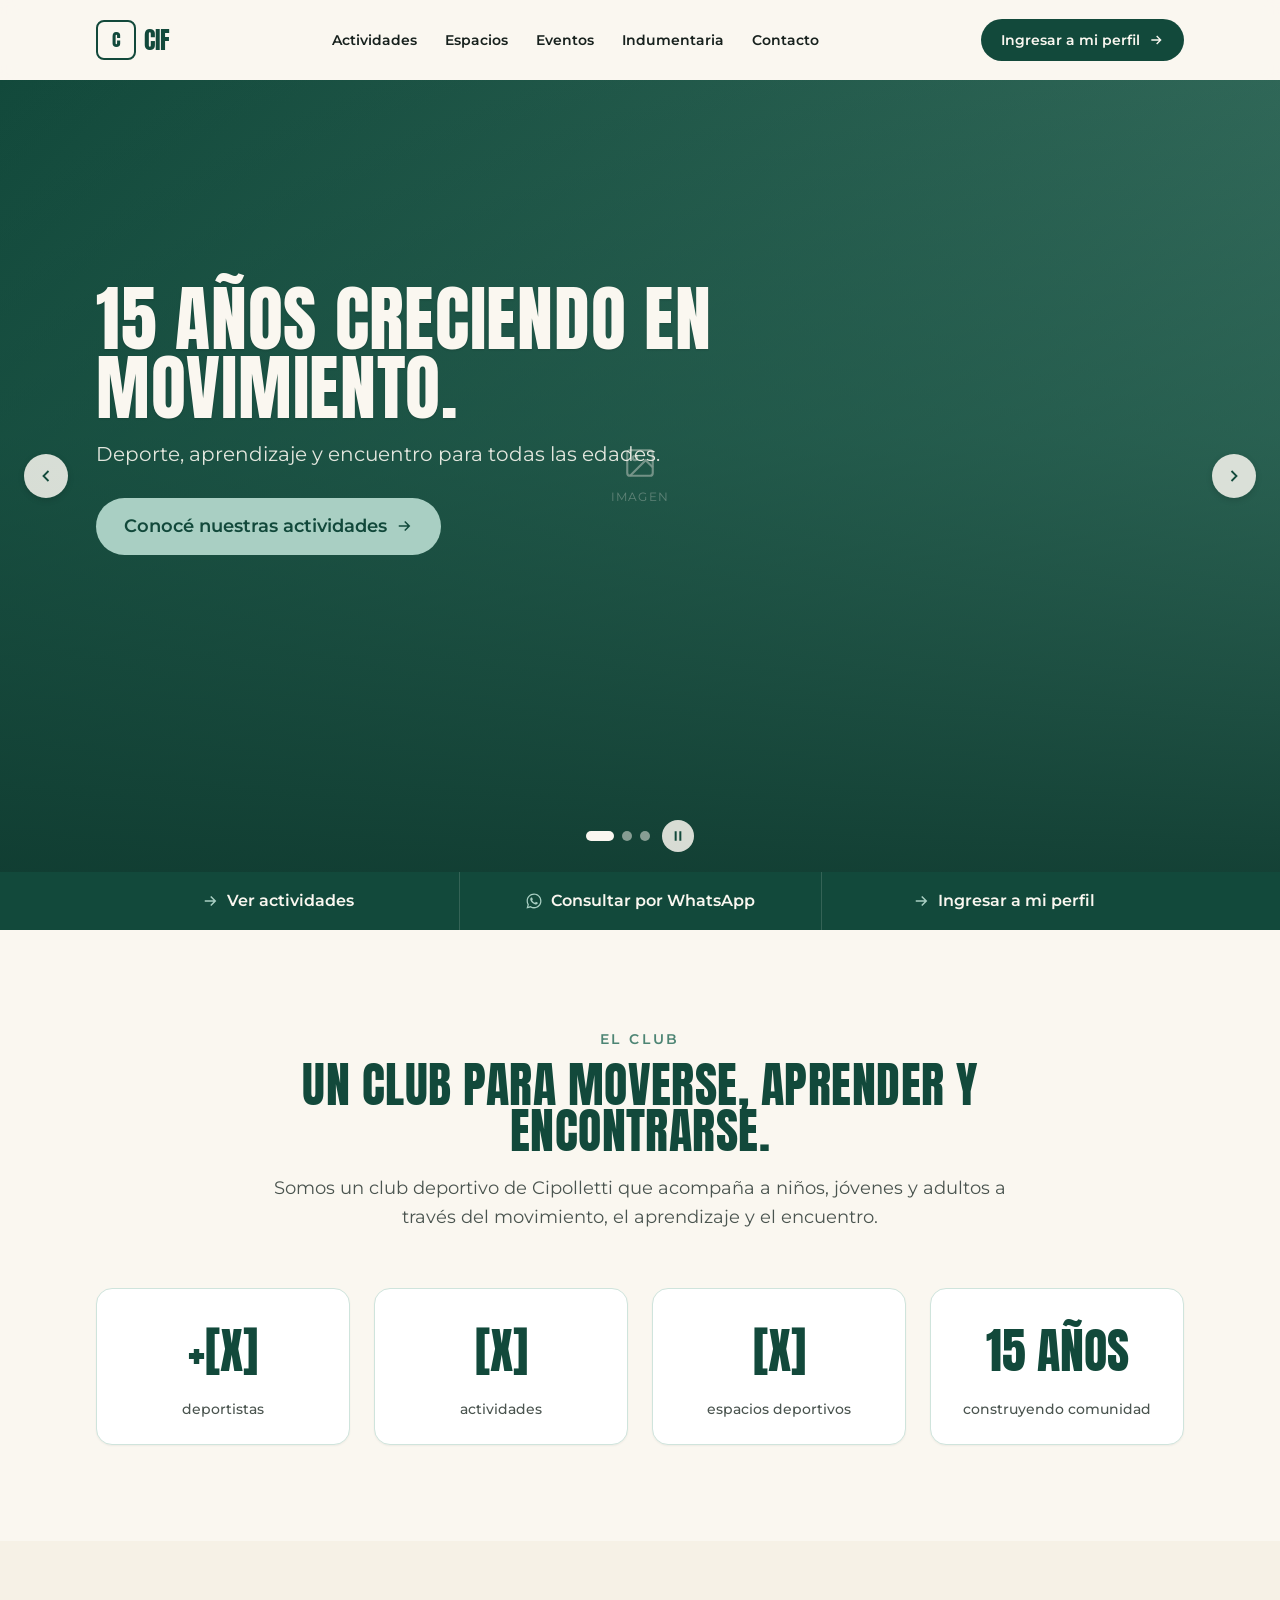
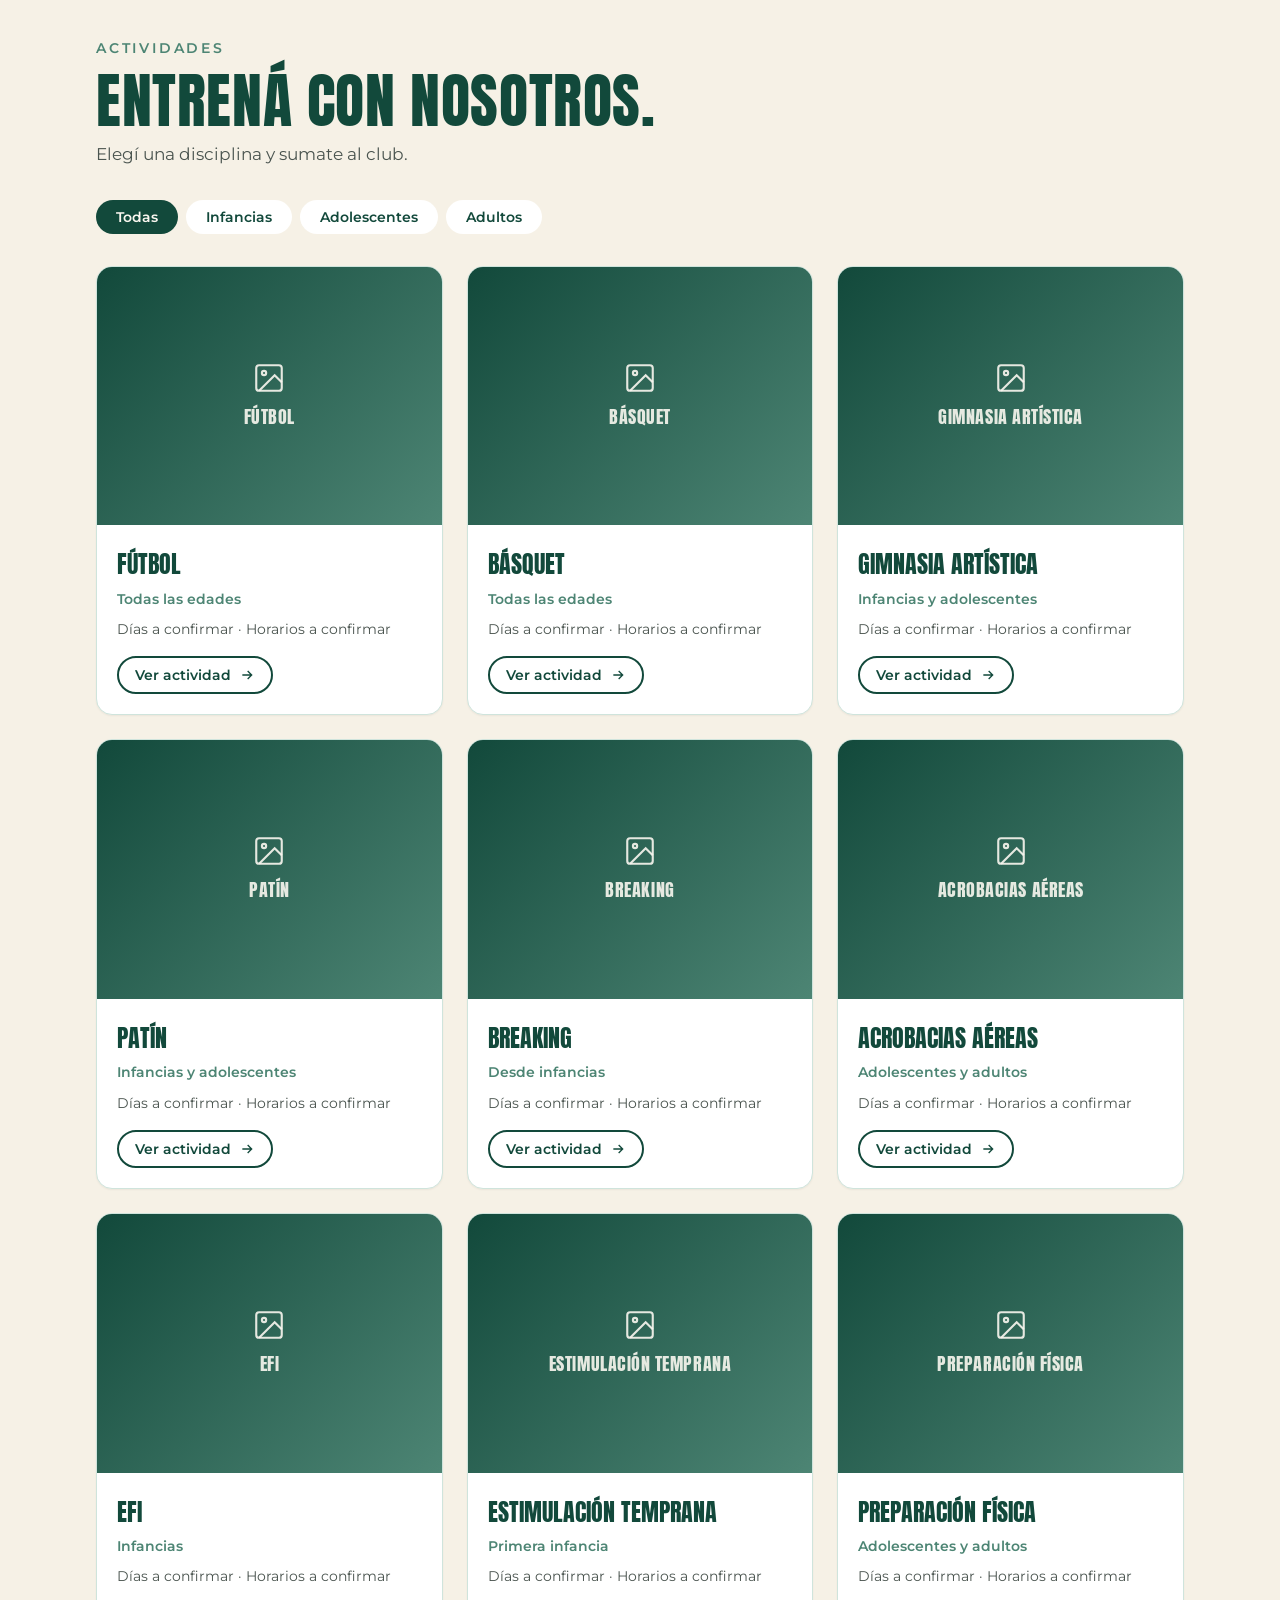
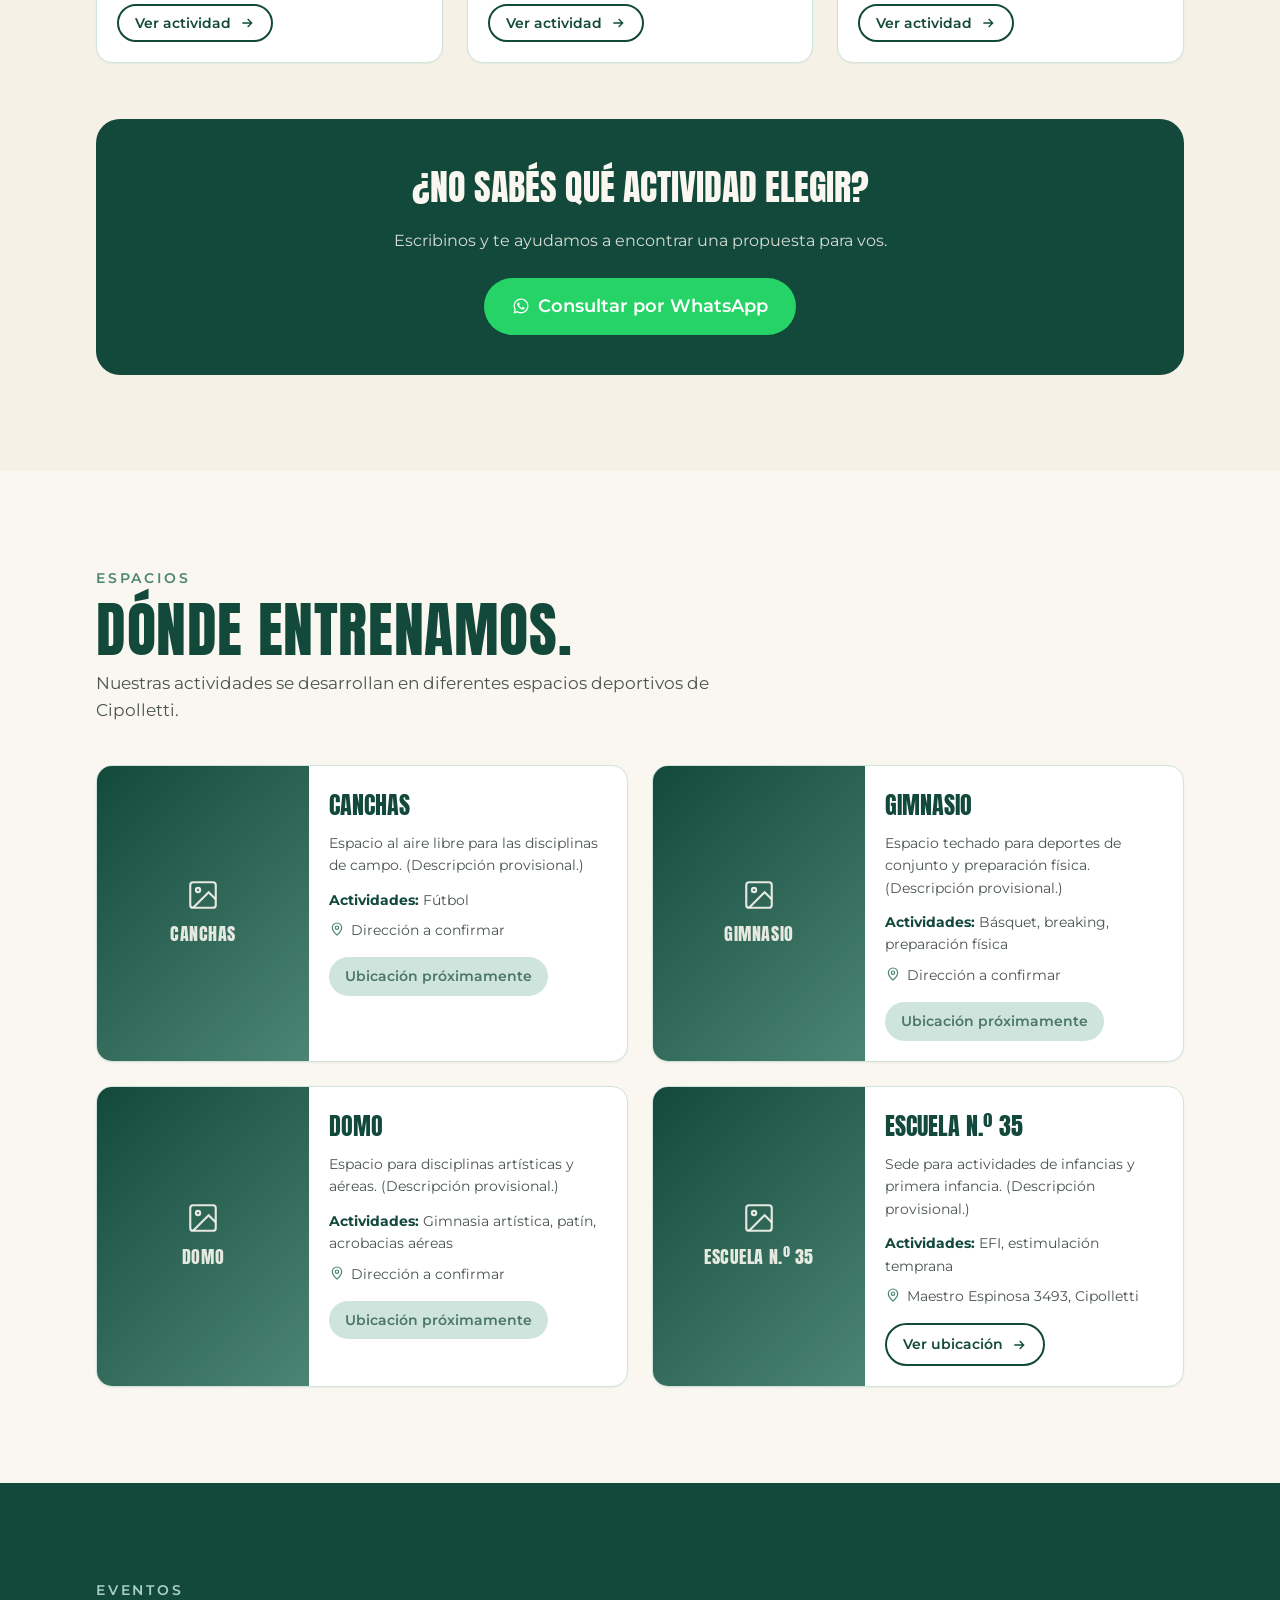
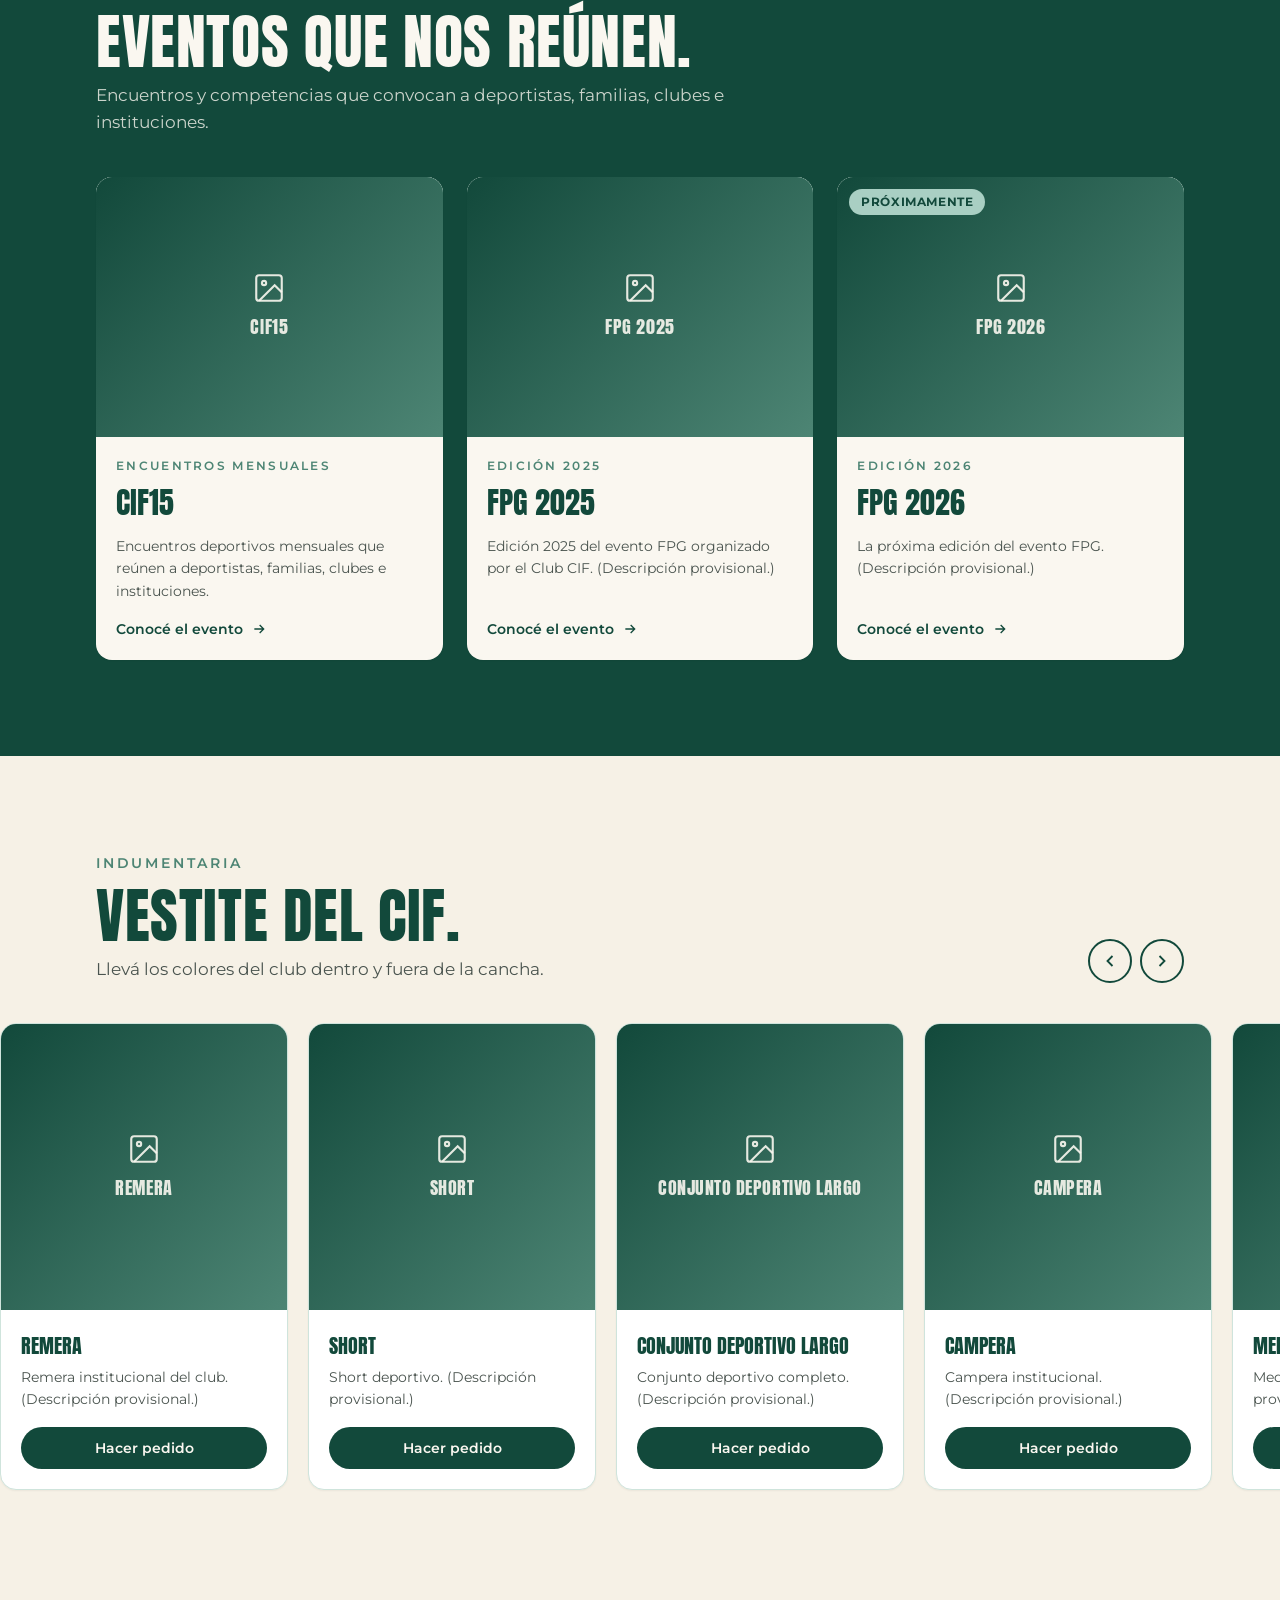
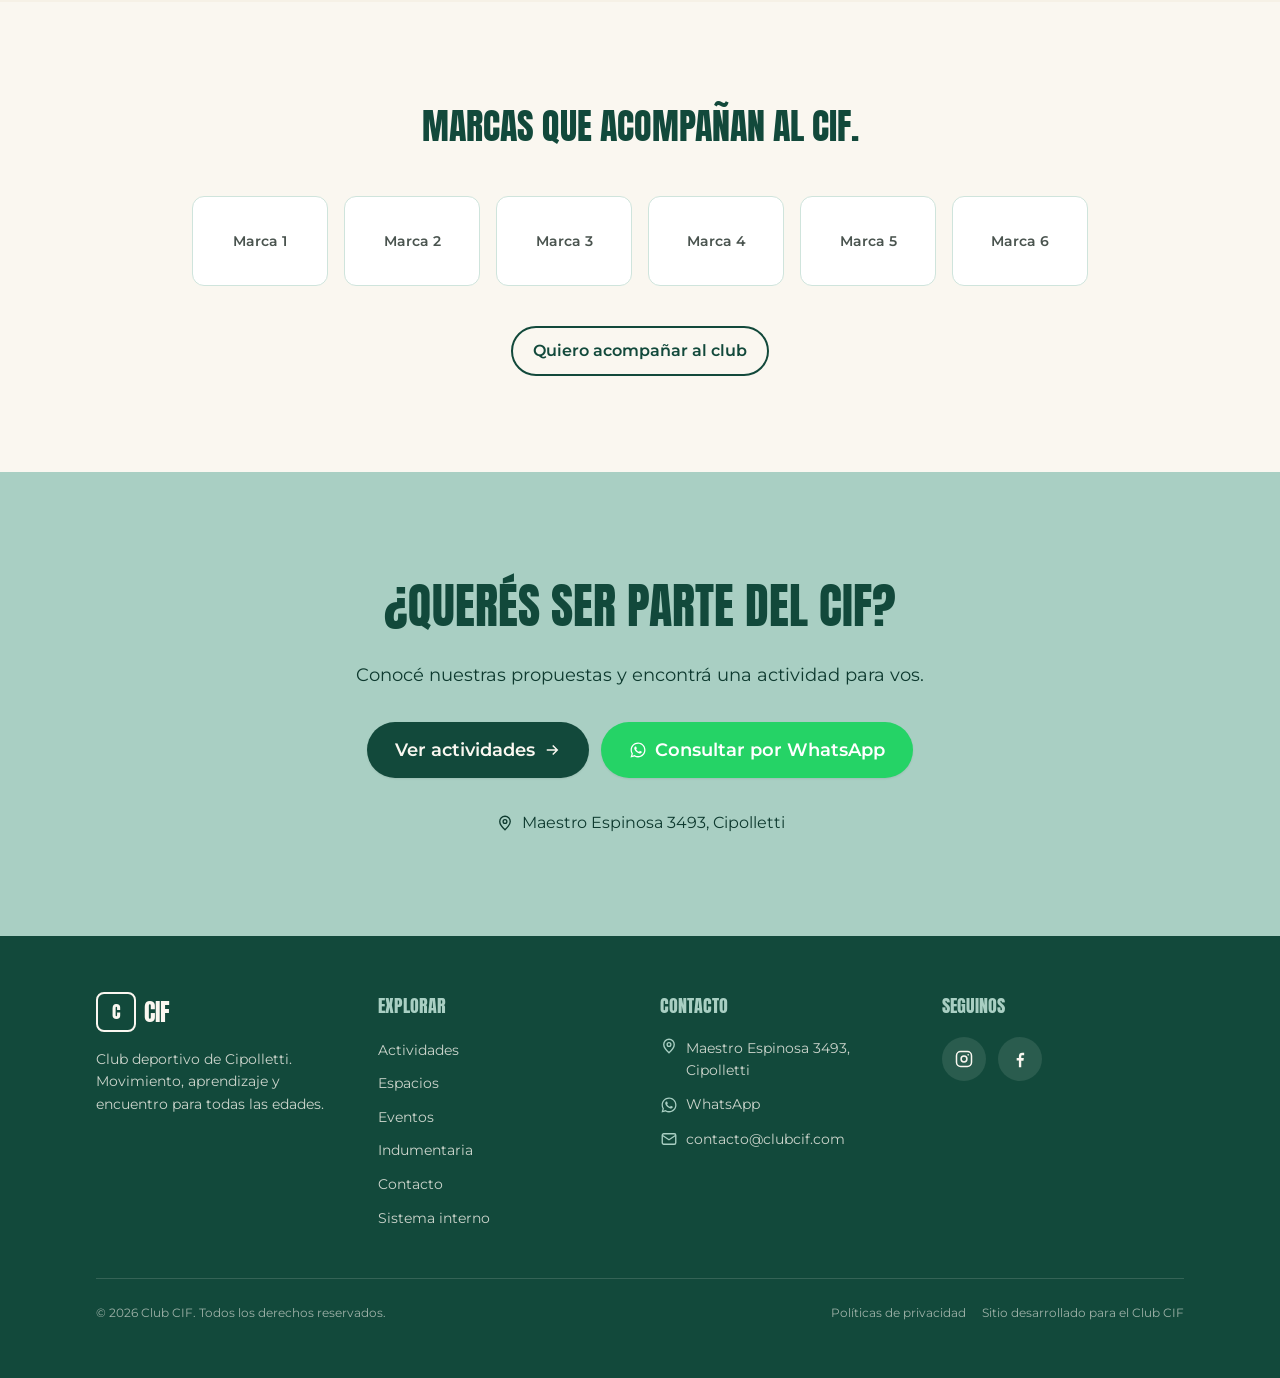
<file: index.html>
<!DOCTYPE html>
<html lang="es" data-scroll-behavior="smooth">
  <head>
    <meta charset="UTF-8" />
    <meta name="viewport" content="width=device-width, initial-scale=1.0" />
    <title>Club CIF — Deporte, aprendizaje y encuentro en Cipolletti</title>
    <meta
      name="description"
      content="Club deportivo de Cipolletti, Río Negro. Actividades para infancias, jóvenes y adultos. Eventos, indumentaria y comunidad."
    />

    <!-- Tipografías: Montserrat (textos) + Anton (títulos, sustituta de Neutronic Condensed Black) -->
    <link rel="preconnect" href="https://fonts.googleapis.com" />
    <link rel="preconnect" href="https://fonts.gstatic.com" crossorigin />
    <link
      href="https://fonts.googleapis.com/css2?family=Anton&family=Montserrat:wght@400;500;600;700&display=swap"
      rel="stylesheet"
    />

    <link rel="stylesheet" href="css/styles.css" />
  </head>
  <body>
    <!-- Header (se renderiza con JS desde components.js) -->
    <header id="cif-header"></header>

    <!-- Contenido principal (se renderiza con JS desde main.js) -->
    <main id="cif-main"></main>

    <!-- Footer (se renderiza con JS desde components.js) -->
    <footer id="cif-footer"></footer>

    <!-- Scripts. Estamos en la raíz, por eso BASE = "" -->
    <script>
      window.CIF_BASE = "";
    </script>
    <script src="js/data.js"></script>
    <script src="js/components.js"></script>
    <script src="js/main.js"></script>
  </body>
</html>
</file>
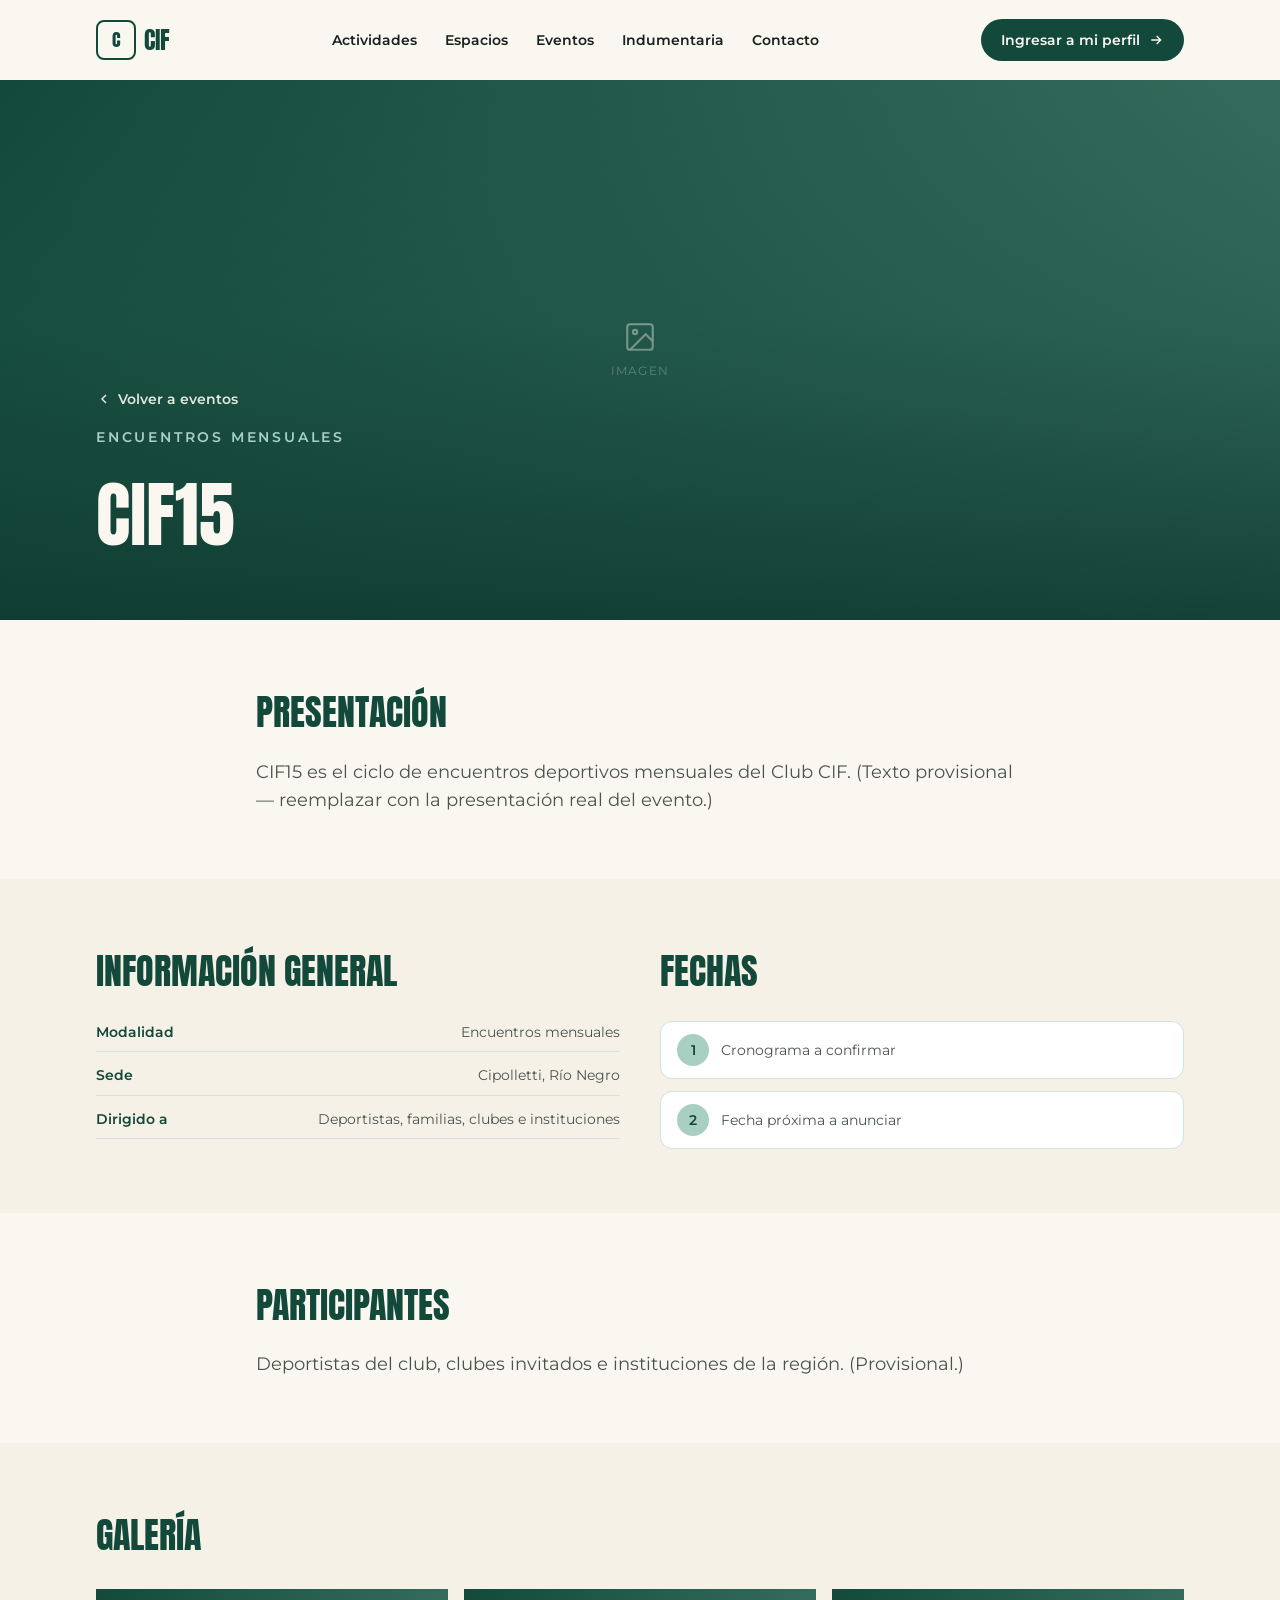
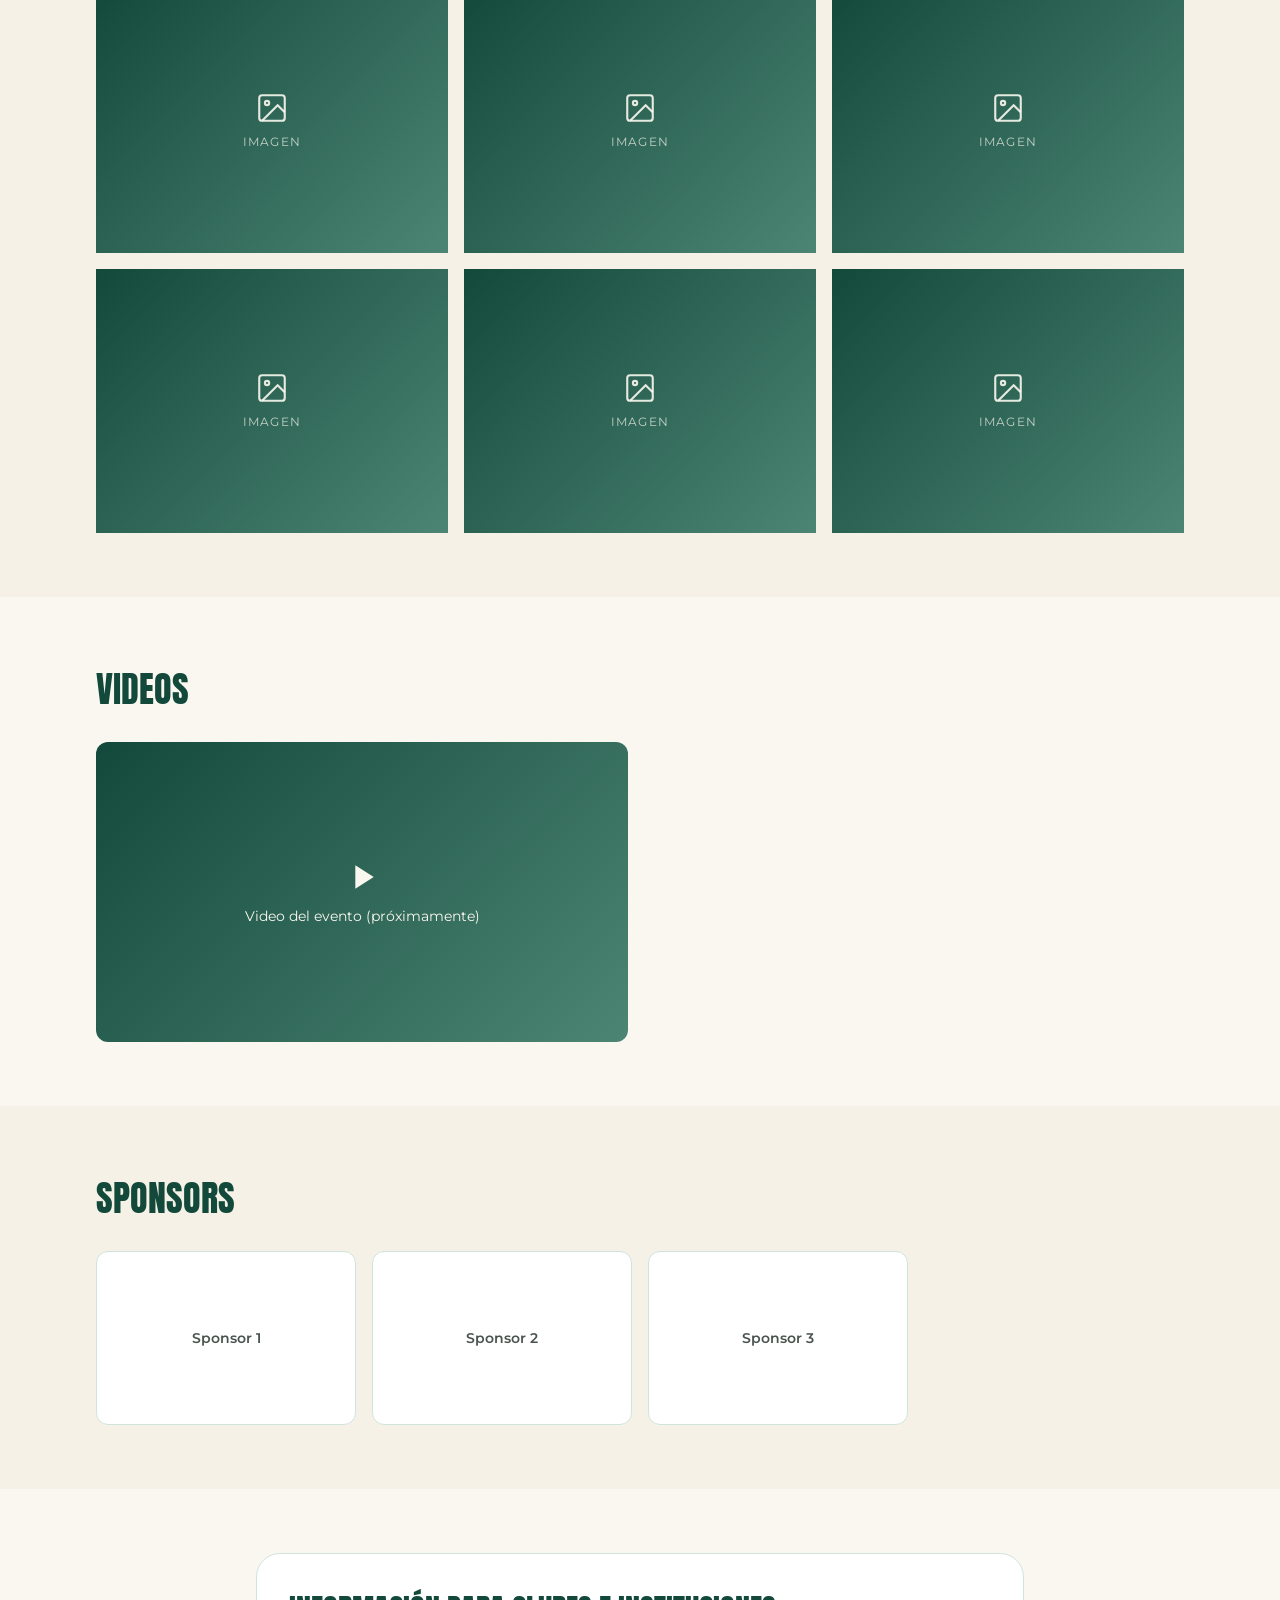
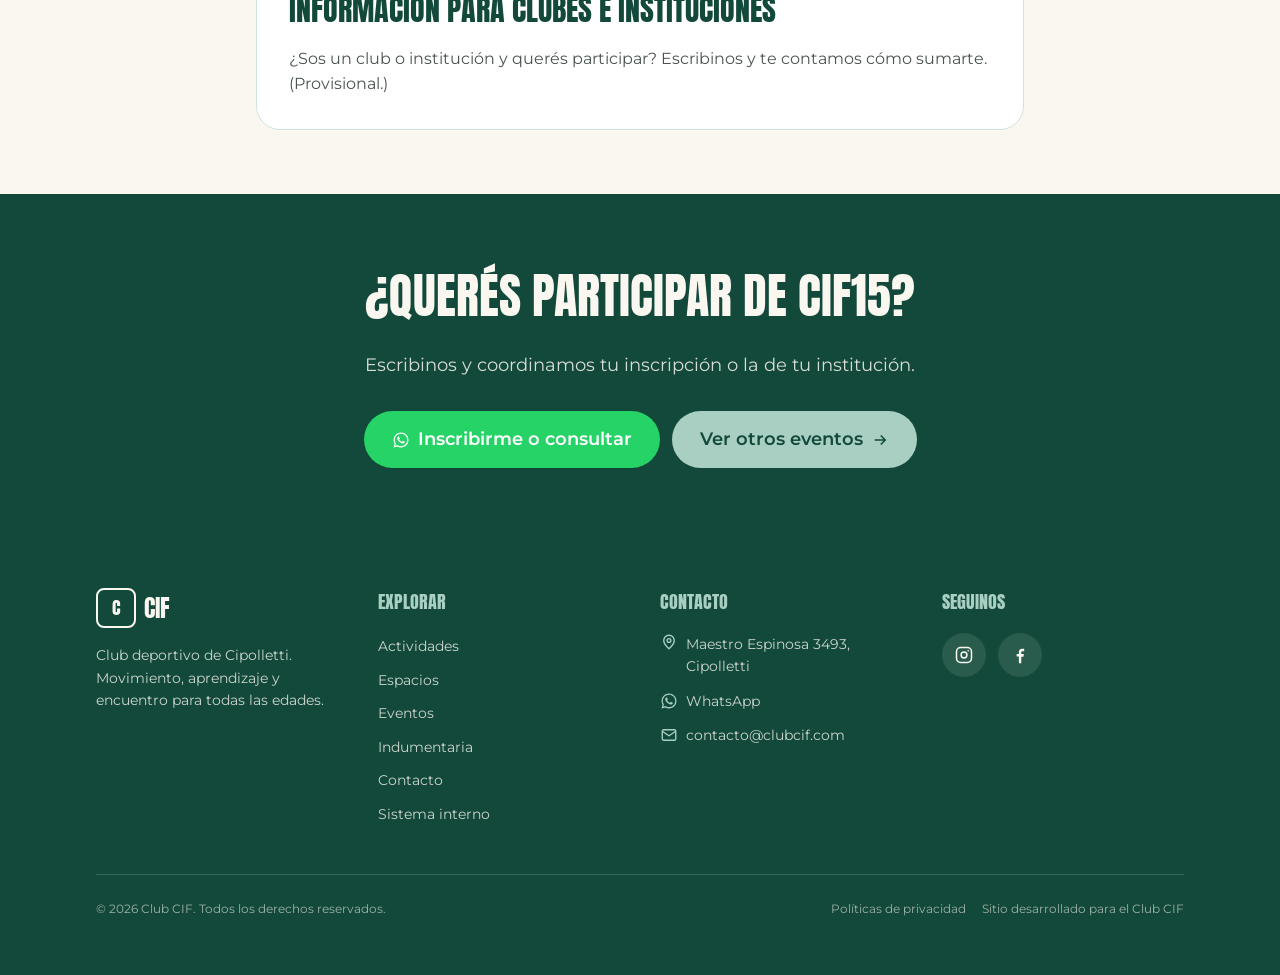
<file: eventos/cif15.html>
<!DOCTYPE html>
<html lang="es" data-scroll-behavior="smooth">
  <head>
    <meta charset="UTF-8" />
    <meta name="viewport" content="width=device-width, initial-scale=1.0" />
    <title>CIF15 — Club CIF</title>
    <meta name="description" content="CIF15 — Encuentros deportivos mensuales del Club CIF." />

    <link rel="preconnect" href="https://fonts.googleapis.com" />
    <link rel="preconnect" href="https://fonts.gstatic.com" crossorigin />
    <link
      href="https://fonts.googleapis.com/css2?family=Anton&family=Montserrat:wght@400;500;600;700&display=swap"
      rel="stylesheet"
    />
    <link rel="stylesheet" href="../css/styles.css" />
  </head>
  <body>
    <header id="cif-header"></header>
    <main id="cif-main"></main>
    <footer id="cif-footer"></footer>

    <!-- Estamos en /eventos, por eso BASE = "../" y definimos el slug del evento -->
    <script>
      window.CIF_BASE = "../";
      window.CIF_EVENT_SLUG = "cif15";
    </script>
    <script src="../js/data.js"></script>
    <script src="../js/components.js"></script>
    <script src="../js/event.js"></script>
  </body>
</html>
</file>
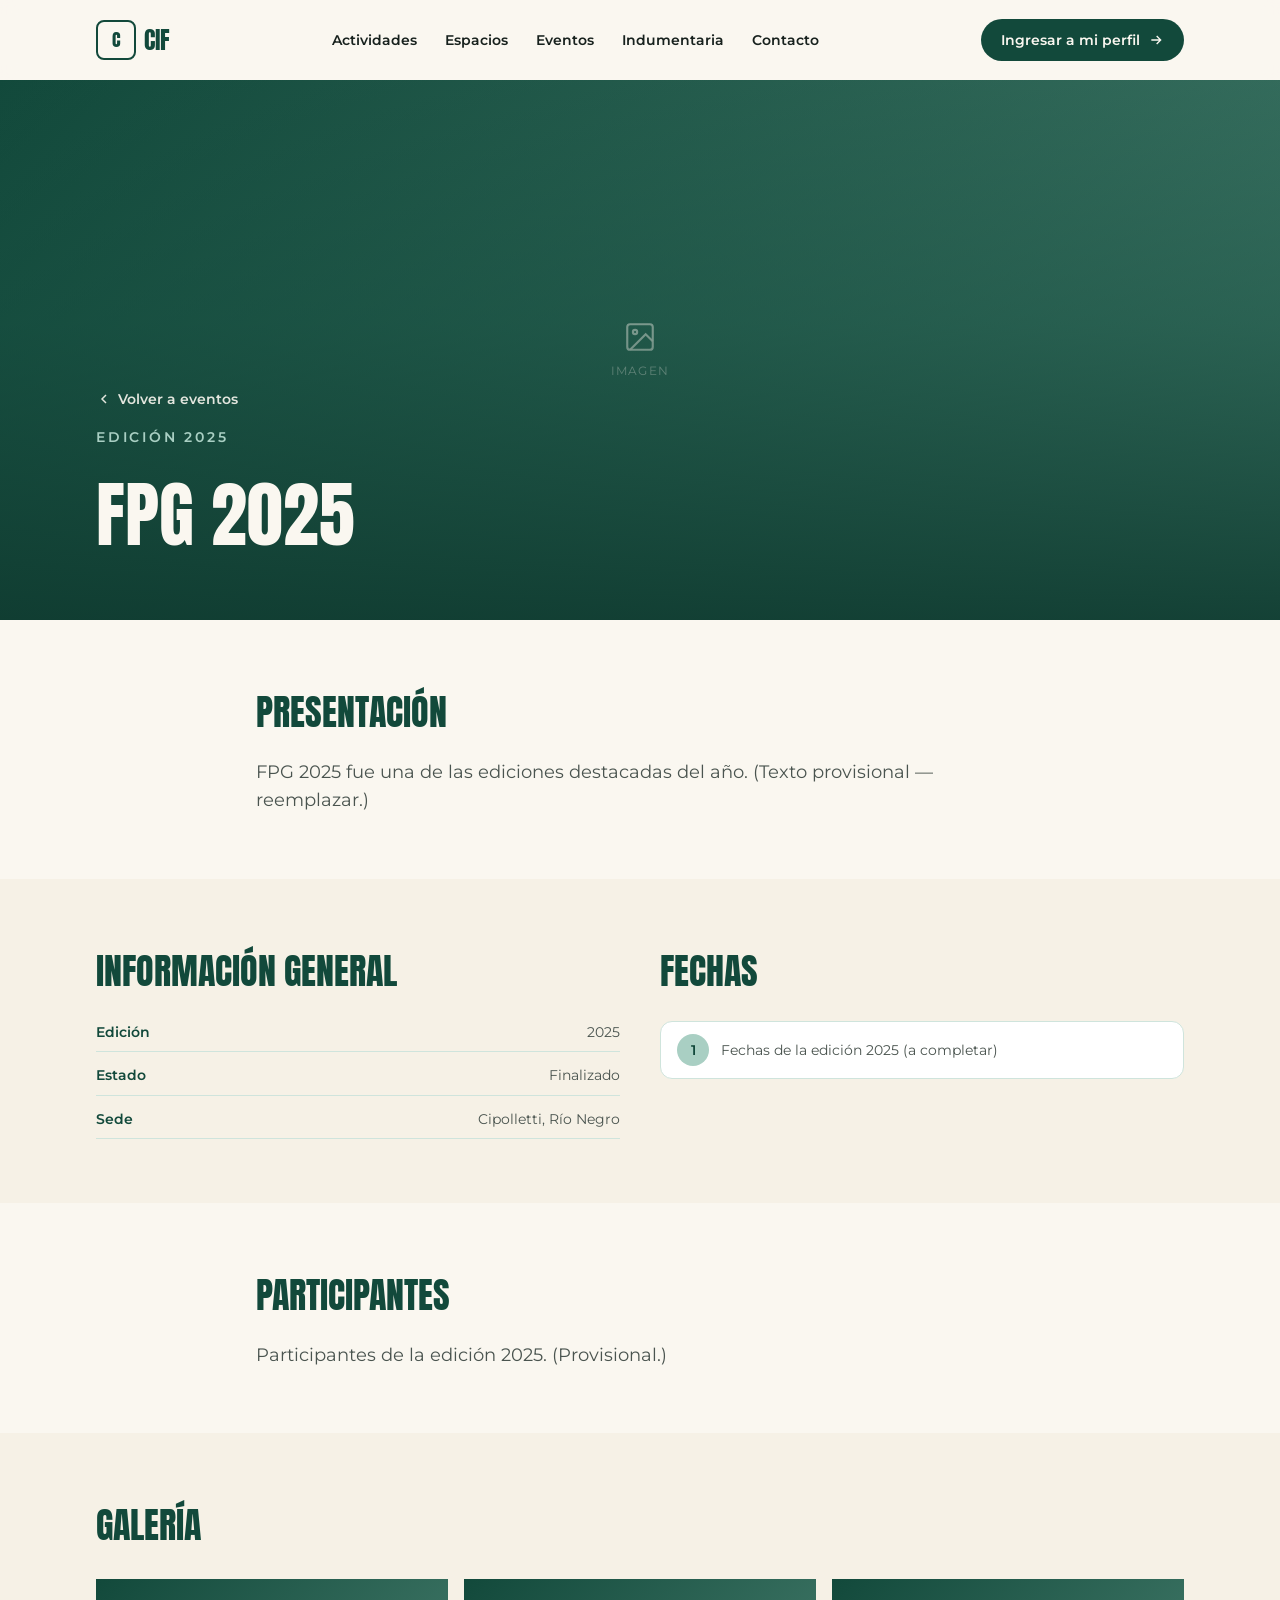
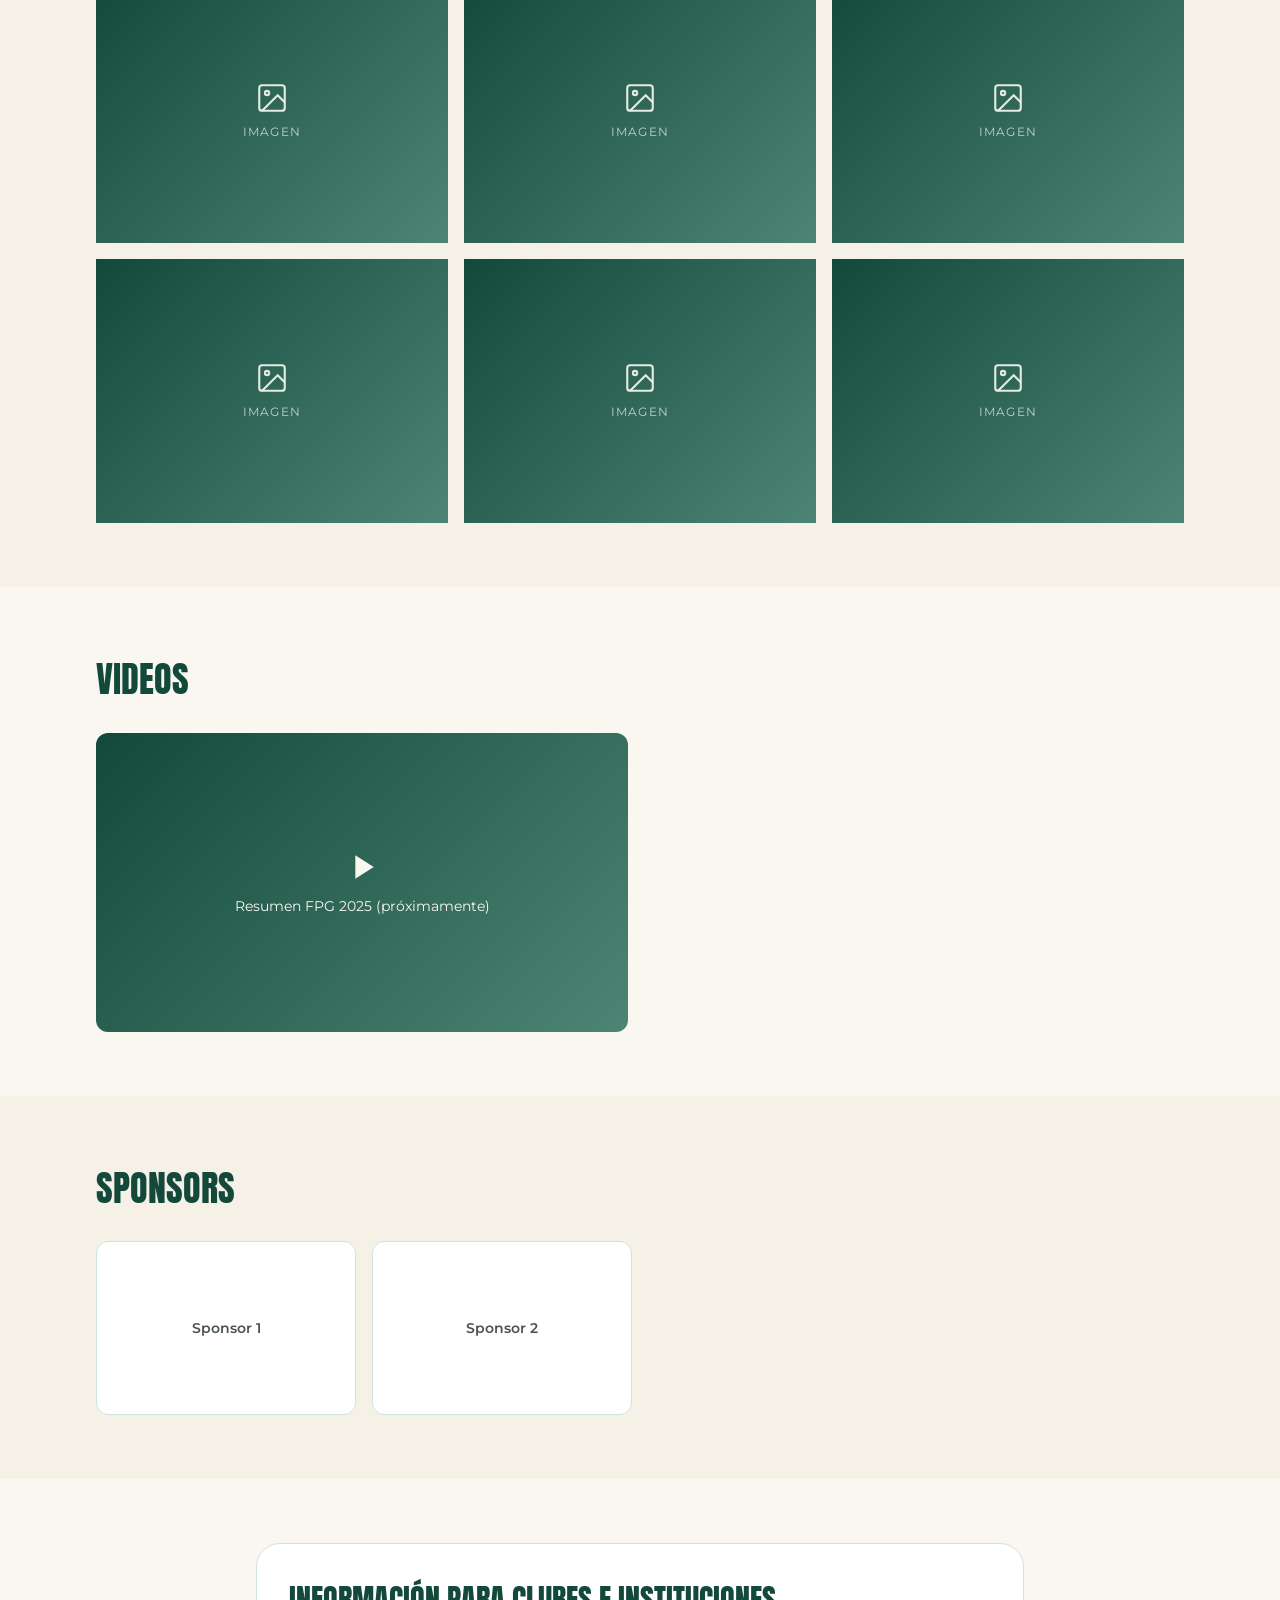
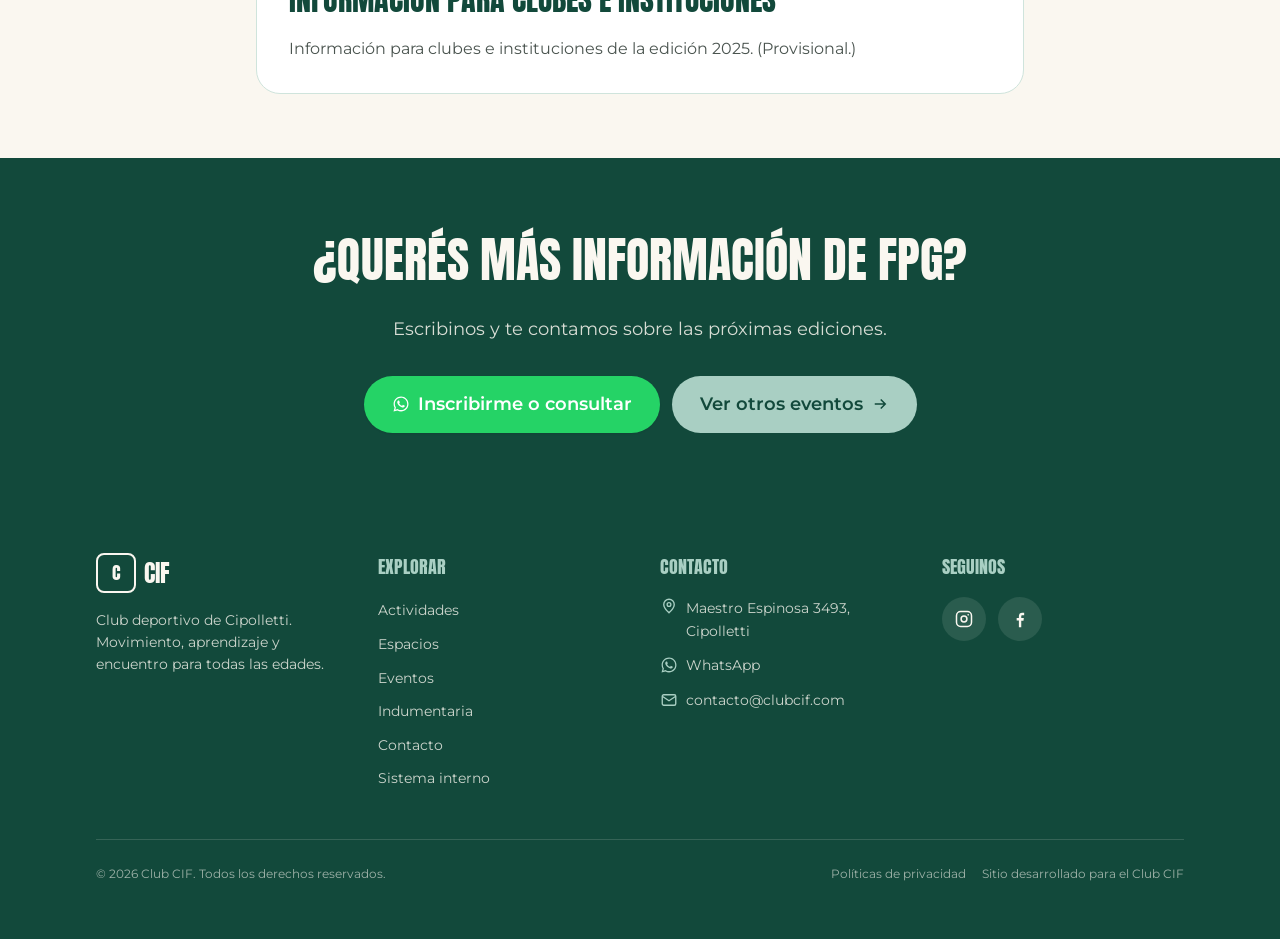
<file: eventos/fpg-2025.html>
<!DOCTYPE html>
<html lang="es" data-scroll-behavior="smooth">
  <head>
    <meta charset="UTF-8" />
    <meta name="viewport" content="width=device-width, initial-scale=1.0" />
    <title>FPG 2025 — Club CIF</title>
    <meta name="description" content="FPG 2025 — Edición 2025 del evento FPG del Club CIF." />

    <link rel="preconnect" href="https://fonts.googleapis.com" />
    <link rel="preconnect" href="https://fonts.gstatic.com" crossorigin />
    <link
      href="https://fonts.googleapis.com/css2?family=Anton&family=Montserrat:wght@400;500;600;700&display=swap"
      rel="stylesheet"
    />
    <link rel="stylesheet" href="../css/styles.css" />
  </head>
  <body>
    <header id="cif-header"></header>
    <main id="cif-main"></main>
    <footer id="cif-footer"></footer>

    <script>
      window.CIF_BASE = "../";
      window.CIF_EVENT_SLUG = "fpg-2025";
    </script>
    <script src="../js/data.js"></script>
    <script src="../js/components.js"></script>
    <script src="../js/event.js"></script>
  </body>
</html>
</file>
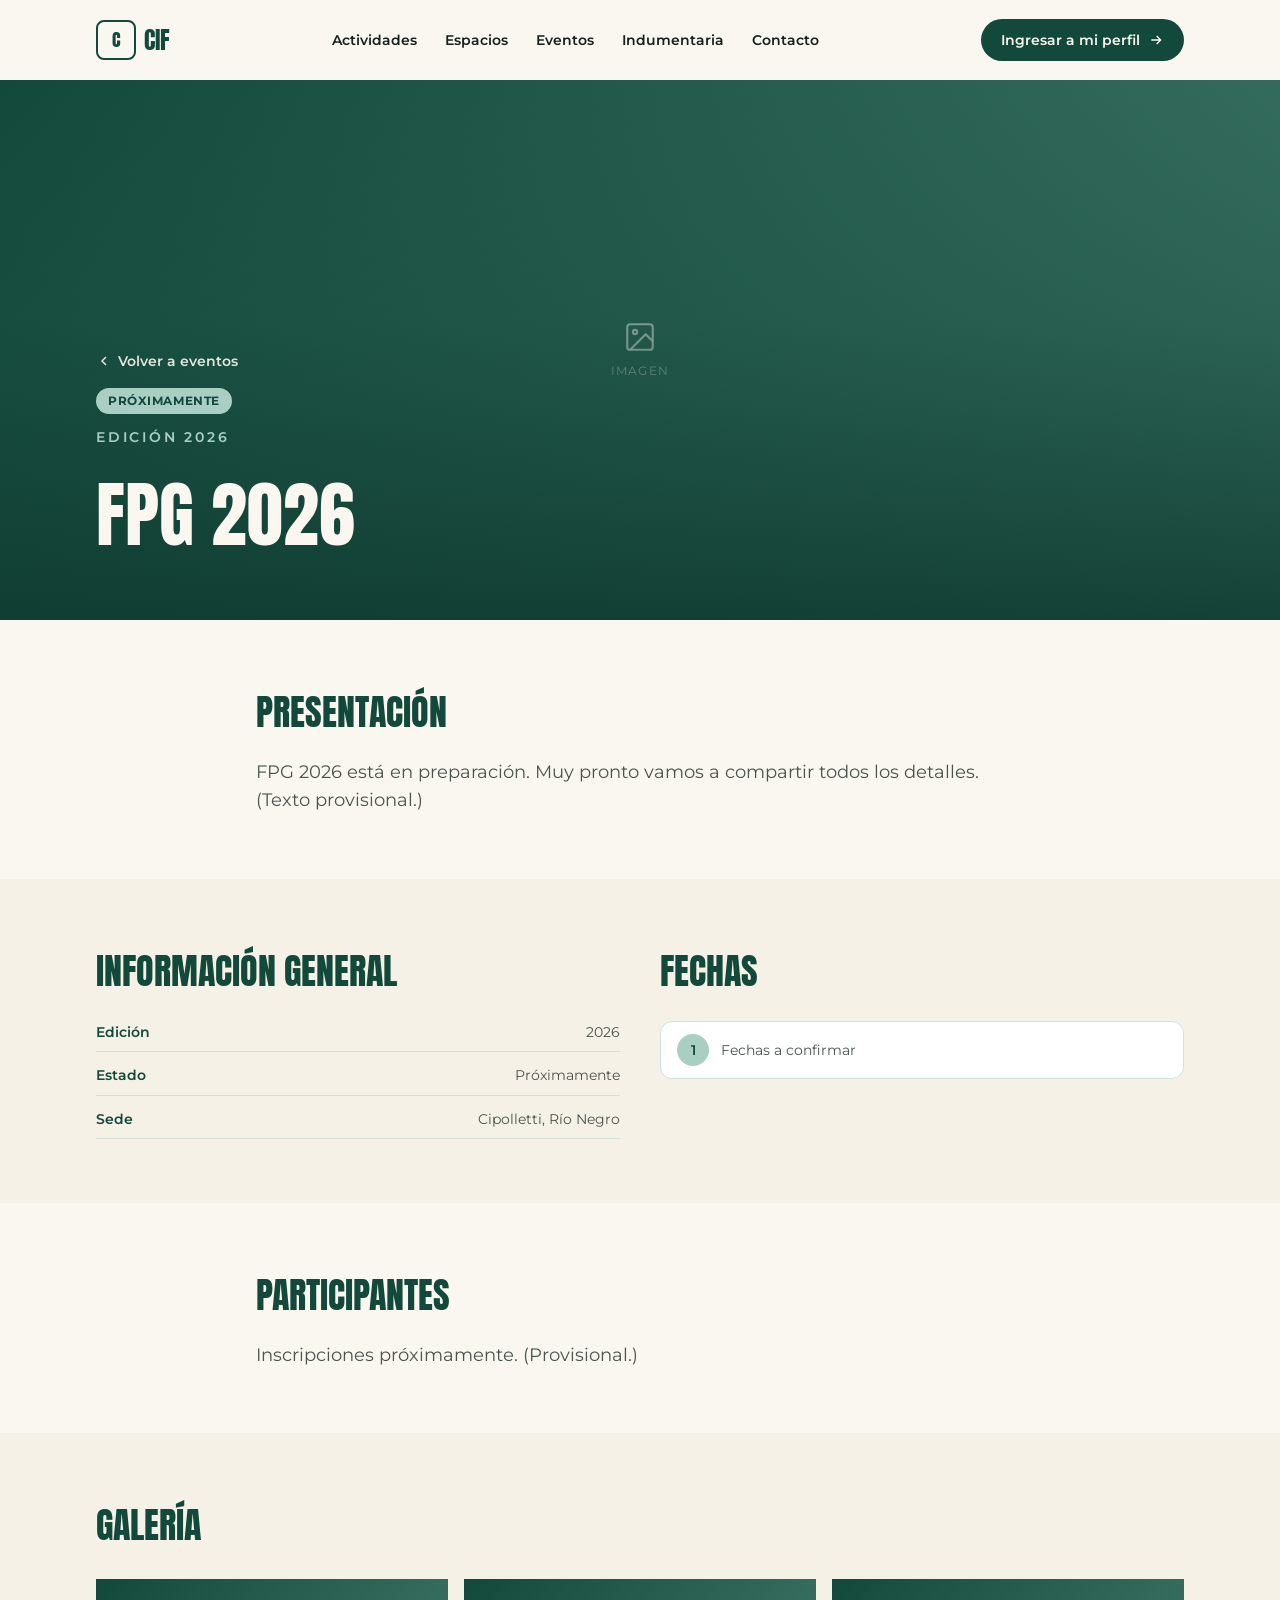
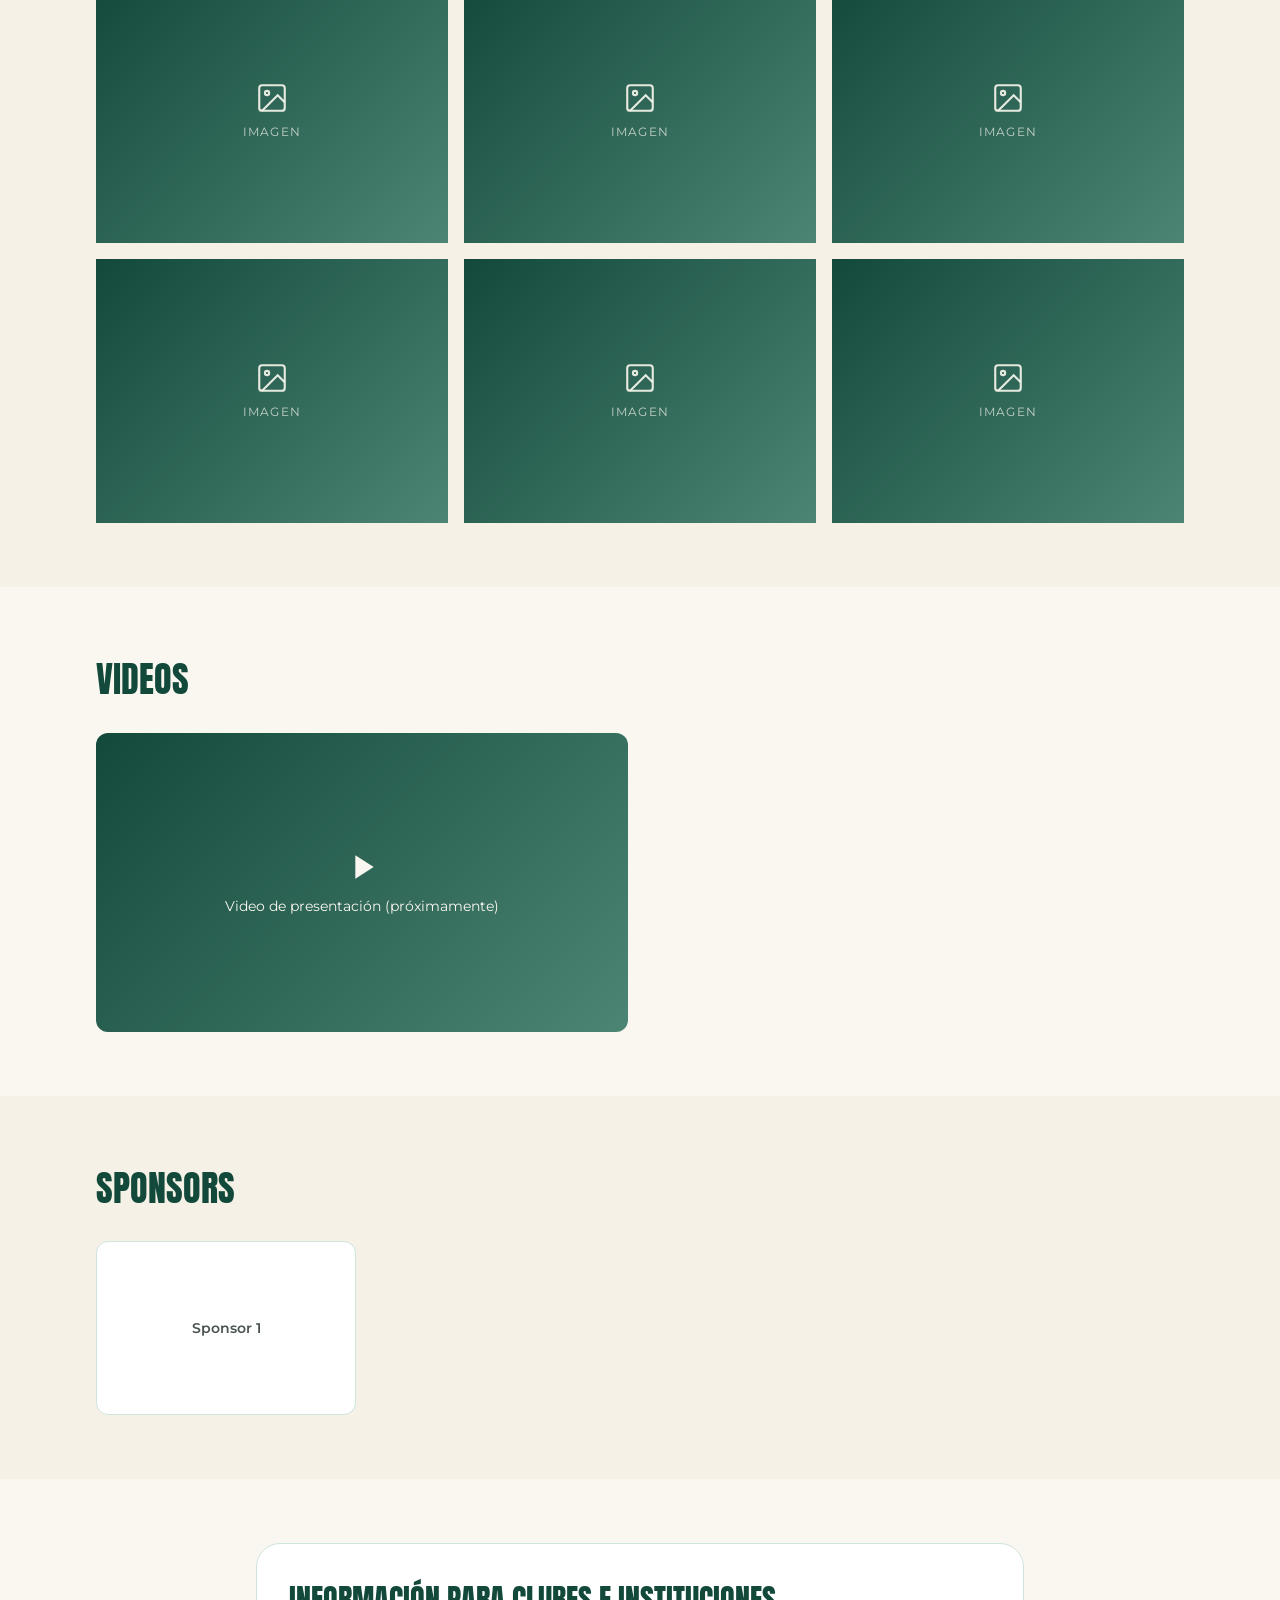
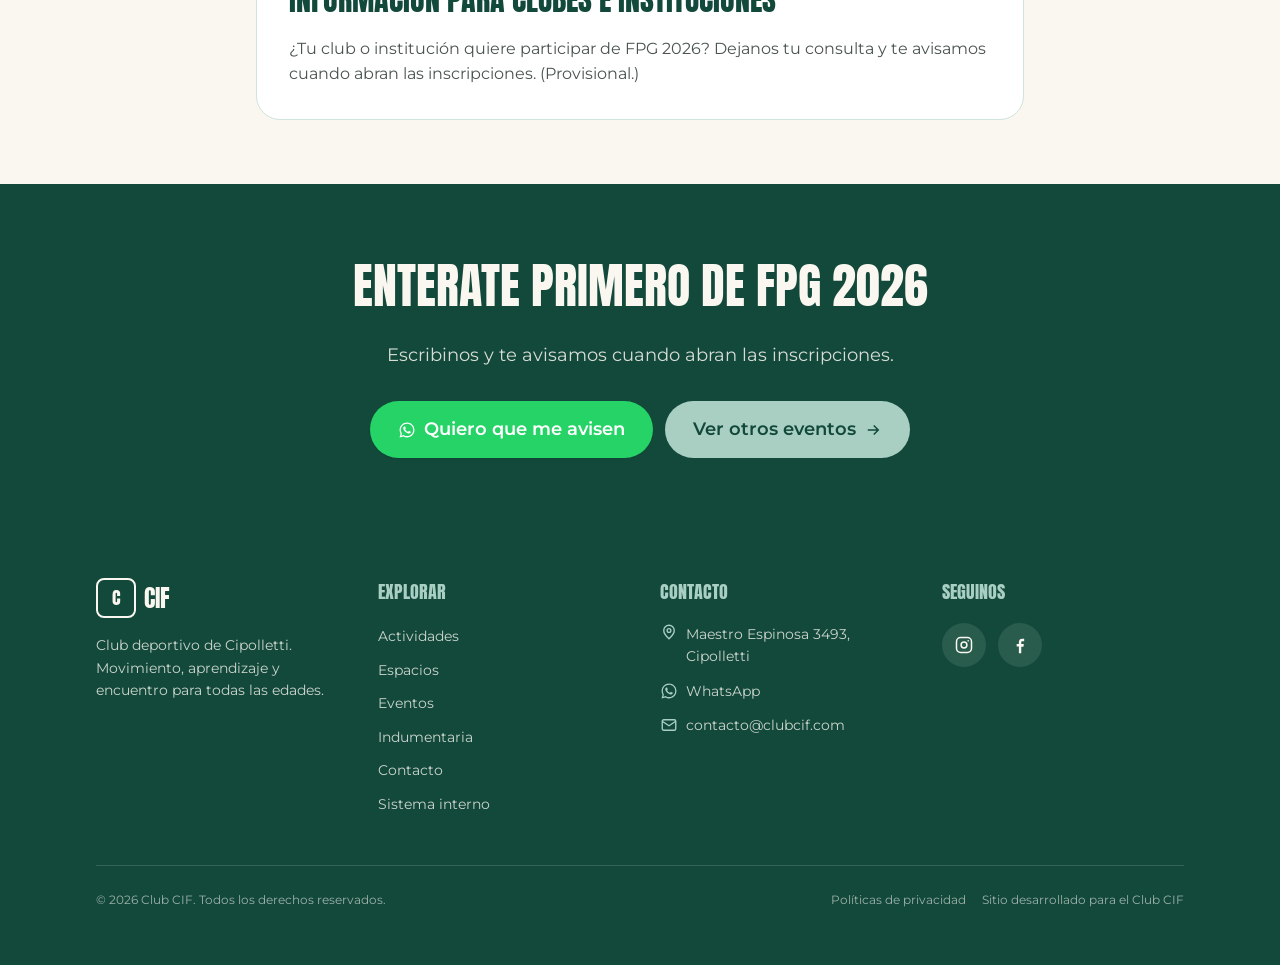
<file: eventos/fpg-2026.html>
<!DOCTYPE html>
<html lang="es" data-scroll-behavior="smooth">
  <head>
    <meta charset="UTF-8" />
    <meta name="viewport" content="width=device-width, initial-scale=1.0" />
    <title>FPG 2026 (Próximamente) — Club CIF</title>
    <meta name="description" content="FPG 2026 — La próxima edición del evento FPG del Club CIF." />

    <link rel="preconnect" href="https://fonts.googleapis.com" />
    <link rel="preconnect" href="https://fonts.gstatic.com" crossorigin />
    <link
      href="https://fonts.googleapis.com/css2?family=Anton&family=Montserrat:wght@400;500;600;700&display=swap"
      rel="stylesheet"
    />
    <link rel="stylesheet" href="../css/styles.css" />
  </head>
  <body>
    <header id="cif-header"></header>
    <main id="cif-main"></main>
    <footer id="cif-footer"></footer>

    <script>
      window.CIF_BASE = "../";
      window.CIF_EVENT_SLUG = "fpg-2026";
    </script>
    <script src="../js/data.js"></script>
    <script src="../js/components.js"></script>
    <script src="../js/event.js"></script>
  </body>
</html>
</file>
<file: css/styles.css>
/* ============================================================
   CLUB CIF — Estilos (V2, HTML/CSS/JS puro)
   Réplica del diseño de la versión Next.js.
   Paleta y tipografías centralizadas en :root.
   ============================================================ */

/* ---------- Variables de marca ---------- */
:root {
  --brand: #12493b;      /* Verde oscuro principal */
  --brand-700: #0e3a2f;
  --brand-400: #4d8574;
  --mint: #a9cfc3;       /* Verde claro */
  --mint-200: #cfe4dc;
  --beige: #efe7d6;      /* Beige / crudo */
  --cream: #faf7f0;      /* Fondo crema */
  --ink: #17211d;        /* Texto principal */
  --ink-soft: #4a544f;   /* Texto secundario */
  --white: #ffffff;

  --font-title: "Anton", "Arial Narrow", sans-serif; /* Sustituta de Neutronic Condensed Black */
  --font-body: "Montserrat", system-ui, sans-serif;

  --radius-card: 1rem;
  --container: 72rem; /* 1152px */
  --header-h: 4rem;
}

/* ---------- Reset ---------- */
*,
*::before,
*::after {
  box-sizing: border-box;
  margin: 0;
  padding: 0;
}

html {
  scroll-behavior: smooth;
  scroll-padding-top: 5rem;
  -webkit-text-size-adjust: 100%;
  text-size-adjust: 100%;
}

body {
  background-color: var(--cream);
  color: var(--ink);
  font-family: var(--font-body);
  line-height: 1.6;
  -webkit-font-smoothing: antialiased;
}

img,
svg,
video {
  display: block;
  max-width: 100%;
}

a {
  color: inherit;
  text-decoration: none;
}

button {
  font-family: inherit;
  cursor: pointer;
  border: none;
  background: none;
}

ul {
  list-style: none;
}

/* Foco visible accesible */
a:focus-visible,
button:focus-visible,
[tabindex]:focus-visible {
  outline: 3px solid var(--brand);
  outline-offset: 2px;
  border-radius: 4px;
}

/* ---------- Utilidades ---------- */
.container {
  width: 100%;
  max-width: var(--container);
  margin-inline: auto;
  padding-inline: 1.25rem;
}
@media (min-width: 640px) {
  .container { padding-inline: 1.5rem; }
}
@media (min-width: 1024px) {
  .container { padding-inline: 2rem; }
}

.font-display {
  font-family: var(--font-title);
  font-weight: 400;
  letter-spacing: 0.01em;
  line-height: 0.95;
  text-transform: uppercase;
}

.sr-only {
  position: absolute;
  width: 1px; height: 1px;
  padding: 0; margin: -1px;
  overflow: hidden;
  clip: rect(0, 0, 0, 0);
  white-space: nowrap;
  border: 0;
}

.no-scrollbar::-webkit-scrollbar { display: none; }
.no-scrollbar { -ms-overflow-style: none; scrollbar-width: none; }

@keyframes fade-up {
  from { opacity: 0; transform: translateY(16px); }
  to { opacity: 1; transform: translateY(0); }
}
.animate-fade-up { animation: fade-up 0.6s ease both; }

/* ---------- Botones ---------- */
.btn {
  display: inline-flex;
  align-items: center;
  justify-content: center;
  gap: 0.5rem;
  border-radius: 9999px;
  font-weight: 600;
  transition: all 0.2s ease;
  white-space: nowrap;
}
.btn svg { flex-shrink: 0; }

.btn--sm { padding: 0.5rem 1rem; font-size: 0.875rem; }
.btn--md { padding: 0.625rem 1.25rem; font-size: 1rem; }
.btn--lg { padding: 0.875rem 1.75rem; font-size: 1.125rem; }

.btn--primary { background: var(--brand); color: var(--cream); box-shadow: 0 1px 2px rgba(0,0,0,.08); }
.btn--primary:hover { background: var(--brand-700); box-shadow: 0 4px 10px rgba(0,0,0,.12); }

.btn--secondary { background: var(--mint); color: var(--brand); }
.btn--secondary:hover { background: var(--mint-200); }

.btn--outline { border: 2px solid var(--brand); color: var(--brand); }
.btn--outline:hover { background: var(--brand); color: var(--cream); }

.btn--ghost { color: var(--brand); }
.btn--ghost:hover { background: rgba(18,73,59,.1); }

.btn--whatsapp { background: #25d366; color: #fff; box-shadow: 0 1px 2px rgba(0,0,0,.08); }
.btn--whatsapp:hover { background: #1eb257; }

.btn--block { width: 100%; }

/* ---------- Placeholder de imagen ---------- */
.media {
  position: relative;
  overflow: hidden;
  background: var(--mint-200);
}
.media img,
.media video {
  position: absolute;
  inset: 0;
  width: 100%;
  height: 100%;
  object-fit: cover;
}
.media__ph {
  position: absolute;
  inset: 0;
  display: flex;
  align-items: center;
  justify-content: center;
  background: linear-gradient(135deg, var(--brand), var(--brand-400));
}
.media__ph-inner {
  display: flex;
  flex-direction: column;
  align-items: center;
  gap: 0.5rem;
  padding: 0 1rem;
  text-align: center;
  color: rgba(250,247,240,.9);
}
.media__ph-label {
  font-family: var(--font-title);
  font-size: 1.125rem;
  letter-spacing: .03em;
  text-transform: uppercase;
}
.media__ph-generic {
  font-size: .72rem;
  text-transform: uppercase;
  letter-spacing: .1em;
  opacity: .8;
}

/* Rellena por completo un contenedor con position:relative (hero) */
.cif-fill { position: absolute; inset: 0; }

/* Relaciones de aspecto reutilizables */
.ar-4-3 { aspect-ratio: 4 / 3; }
.ar-16-9 { aspect-ratio: 16 / 9; }
.ar-16-10 { aspect-ratio: 16 / 10; }
.ar-square { aspect-ratio: 1 / 1; }
.ar-3-2 { aspect-ratio: 3 / 2; }
.ar-video { aspect-ratio: 16 / 9; }

/* ---------- Logo ---------- */
.logo {
  display: inline-flex;
  align-items: center;
  gap: 0.5rem;
}
.logo__mark {
  display: grid;
  place-items: center;
  width: 2.5rem;
  height: 2.5rem;
  border-radius: 0.5rem;
  border: 2px solid var(--brand);
}
.logo__mark span {
  font-family: var(--font-title);
  font-size: 1.125rem;
  line-height: 1;
  color: var(--brand);
}
.logo__text {
  font-family: var(--font-title);
  font-size: 1.5rem;
  line-height: 1;
  color: var(--brand);
}
.logo--light .logo__mark { border-color: var(--cream); }
.logo--light .logo__mark span,
.logo--light .logo__text { color: var(--cream); }

/* ============================================================
   HEADER
   ============================================================ */
.header {
  position: sticky;
  top: 0;
  z-index: 50;
  background: rgba(250,247,240,.8);
  -webkit-backdrop-filter: blur(8px);
  backdrop-filter: blur(8px);
  transition: background-color .3s, box-shadow .3s;
}
.header.is-scrolled {
  background: rgba(250,247,240,.95);
  box-shadow: 0 1px 3px rgba(0,0,0,.08);
}
.header__bar {
  display: flex;
  align-items: center;
  justify-content: space-between;
  gap: 1rem;
  height: var(--header-h);
}
@media (min-width: 1024px) {
  .header__bar { height: 5rem; }
}
.header__nav {
  display: none;
  align-items: center;
  gap: 1.75rem;
}
.header__nav a {
  font-size: .875rem;
  font-weight: 600;
  color: var(--ink);
  transition: color .2s;
}
.header__nav a:hover { color: var(--brand); }
.header__right { display: flex; align-items: center; gap: .5rem; }

.header__cta {
  display: none;
  align-items: center;
  gap: .5rem;
  background: var(--brand);
  color: var(--cream);
  padding: .625rem 1.25rem;
  border-radius: 9999px;
  font-size: .875rem;
  font-weight: 600;
  transition: all .2s;
}
.header__cta:hover { background: var(--brand-700); box-shadow: 0 4px 10px rgba(0,0,0,.12); }

.header__burger {
  display: grid;
  place-items: center;
  width: 2.75rem;
  height: 2.75rem;
  border-radius: 9999px;
  color: var(--brand);
}
.header__burger:hover { background: rgba(18,73,59,.1); }

.header__mobile {
  border-top: 1px solid var(--mint-200);
  background: var(--cream);
}
.header__mobile-inner {
  display: flex;
  flex-direction: column;
  gap: .25rem;
  padding-block: 1rem;
}
.header__mobile a {
  border-radius: .5rem;
  padding: .75rem;
  font-size: 1rem;
  font-weight: 600;
  color: var(--ink);
}
.header__mobile a:hover { background: var(--mint-200); }
.header__mobile-cta {
  margin-top: .5rem;
  display: inline-flex;
  align-items: center;
  justify-content: center;
  gap: .5rem;
  background: var(--brand);
  color: var(--cream);
  padding: .75rem 1.25rem;
  border-radius: 9999px;
  font-weight: 600;
}
.header__mobile-cta:hover { background: var(--brand-700); }

@media (min-width: 640px) { .header__cta { display: inline-flex; } }
@media (min-width: 1024px) {
  .header__nav { display: flex; }
  .header__burger { display: none; }
}

/* ============================================================
   HERO
   ============================================================ */
.hero { position: relative; }
.hero__viewport {
  position: relative;
  height: 88vh;
  min-height: 560px;
  width: 100%;
  overflow: hidden;
}
.hero__slide {
  position: absolute;
  inset: 0;
  opacity: 0;
  pointer-events: none;
  transition: opacity .7s ease;
}
.hero__slide.is-active { opacity: 1; pointer-events: auto; }
.hero__overlay {
  position: absolute;
  inset: 0;
  background: linear-gradient(to top, rgba(14,58,47,.9), rgba(18,73,59,.5) 55%, rgba(18,73,59,.2));
}
.hero__content {
  position: relative;
  display: flex;
  flex-direction: column;
  justify-content: flex-end;
  height: 100%;
  padding-bottom: 6rem;
}
@media (min-width: 640px) {
  .hero__content { justify-content: center; padding-bottom: 7rem; }
}
.hero__inner { max-width: 42rem; }
.hero__title {
  font-size: clamp(2.75rem, 8vw, 4.5rem);
  color: var(--cream);
  text-shadow: 0 1px 2px rgba(0,0,0,.15);
}
.hero__text {
  margin-top: 1rem;
  max-width: 36rem;
  font-size: 1.125rem;
  color: rgba(250,247,240,.9);
}
@media (min-width: 640px) { .hero__text { font-size: 1.25rem; } }
.hero__btn { margin-top: 1.75rem; }

/* Controles */
.hero__arrow {
  position: absolute;
  top: 50%;
  transform: translateY(-50%);
  z-index: 20;
  display: grid;
  place-items: center;
  width: 2.75rem;
  height: 2.75rem;
  border-radius: 9999px;
  background: rgba(250,247,240,.85);
  color: var(--brand);
  box-shadow: 0 2px 6px rgba(0,0,0,.15);
}
.hero__arrow:hover { background: var(--cream); }
.hero__arrow--prev { left: .75rem; }
.hero__arrow--next { right: .75rem; }
@media (min-width: 640px) {
  .hero__arrow--prev { left: 1.5rem; }
  .hero__arrow--next { right: 1.5rem; }
}

.hero__controls {
  position: absolute;
  bottom: 1.25rem;
  left: 50%;
  transform: translateX(-50%);
  z-index: 20;
  display: flex;
  align-items: center;
  gap: .75rem;
}
.hero__dots { display: flex; align-items: center; gap: .5rem; }
.hero__dot {
  height: .625rem;
  width: .625rem;
  border-radius: 9999px;
  background: rgba(250,247,240,.5);
  transition: all .3s;
}
.hero__dot:hover { background: rgba(250,247,240,.8); }
.hero__dot.is-active { width: 1.75rem; background: var(--cream); }
.hero__playpause {
  display: grid;
  place-items: center;
  width: 2rem;
  height: 2rem;
  border-radius: 9999px;
  background: rgba(250,247,240,.85);
  color: var(--brand);
}
.hero__playpause:hover { background: var(--cream); }

/* Accesos rápidos */
.quicklinks { background: var(--brand); }
.quicklinks__grid { display: grid; }
.quicklinks a {
  display: flex;
  align-items: center;
  justify-content: center;
  gap: .5rem;
  padding: 1rem;
  font-size: .875rem;
  font-weight: 600;
  color: var(--cream);
  transition: background-color .2s;
}
.quicklinks a:hover { background: var(--brand-700); }
.quicklinks a .icon { color: var(--mint); display: inline-flex; }
@media (min-width: 640px) {
  .quicklinks__grid { grid-template-columns: repeat(3, 1fr); }
  .quicklinks a { font-size: 1rem; }
  .quicklinks a + a { border-left: 1px solid rgba(250,247,240,.15); }
}

/* ============================================================
   SECCIONES GENÉRICAS
   ============================================================ */
.section { padding-block: 5rem; }
@media (min-width: 640px) { .section { padding-block: 6rem; } }
.section--cream { background: var(--cream); }
.section--beige { background: rgba(239,231,214,.4); }
.section--brand { background: var(--brand); }
.section--mint { background: var(--mint); }

.section-heading { display: flex; flex-direction: column; gap: .75rem; align-items: flex-start; }
.section-heading--center { align-items: center; text-align: center; }
.section-heading__kicker {
  font-size: .875rem;
  font-weight: 600;
  text-transform: uppercase;
  letter-spacing: .2em;
  color: var(--brand-400);
}
.section-heading__title {
  font-family: var(--font-title);
  font-weight: 400;
  text-transform: uppercase;
  letter-spacing: .01em;
  line-height: .95;
  font-size: clamp(2.25rem, 6vw, 3.75rem);
  color: var(--brand);
}
.section-heading__subtitle {
  max-width: 42rem;
  font-size: 1.0625rem;
  color: var(--ink-soft);
}
.section-heading--invert .section-heading__kicker { color: var(--mint); }
.section-heading--invert .section-heading__title { color: var(--cream); }
.section-heading--invert .section-heading__subtitle { color: rgba(250,247,240,.8); }

/* ============================================================
   INSTITUCIONAL
   ============================================================ */
.institucional__head { max-width: 48rem; margin-inline: auto; text-align: center; }
.institucional__kicker {
  font-size: .875rem; font-weight: 600; text-transform: uppercase;
  letter-spacing: .2em; color: var(--brand-400);
}
.institucional__title {
  margin-top: .75rem;
  font-family: var(--font-title); font-weight: 400; text-transform: uppercase;
  letter-spacing: .01em; line-height: .95;
  font-size: clamp(2.25rem, 6vw, 3rem);
  color: var(--brand);
}
.institucional__text { margin-top: 1.25rem; font-size: 1.125rem; color: var(--ink-soft); }
.stats {
  margin-top: 3.5rem;
  display: grid;
  grid-template-columns: repeat(2, 1fr);
  gap: 1rem;
}
@media (min-width: 640px) { .stats { gap: 1.5rem; } }
@media (min-width: 1024px) { .stats { grid-template-columns: repeat(4, 1fr); } }
.stat {
  border: 1px solid var(--mint-200);
  background: var(--white);
  border-radius: 1rem;
  padding: 1.5rem;
  text-align: center;
  box-shadow: 0 1px 2px rgba(0,0,0,.05);
}
.stat__value {
  display: block;
  font-family: var(--font-title); font-weight: 400; text-transform: uppercase;
  font-size: clamp(2rem, 5vw, 3rem);
  color: var(--brand);
}
.stat__label { margin-top: .5rem; display: block; font-size: .875rem; font-weight: 500; color: var(--ink-soft); }

/* ============================================================
   ACTIVIDADES
   ============================================================ */
.filters {
  margin-top: 2rem;
  display: flex;
  flex-wrap: wrap;
  gap: .5rem;
}
.filter {
  border-radius: 9999px;
  padding: .5rem 1.25rem;
  font-size: .875rem;
  font-weight: 600;
  background: var(--white);
  color: var(--brand);
  transition: background-color .2s, color .2s;
}
.filter:hover { background: var(--mint-200); }
.filter.is-active { background: var(--brand); color: var(--cream); }

.cards-grid {
  margin-top: 2rem;
  display: grid;
  gap: 1.5rem;
  grid-template-columns: 1fr;
}
@media (min-width: 640px) { .cards-grid { grid-template-columns: repeat(2, 1fr); } }
@media (min-width: 1024px) { .cards-grid { grid-template-columns: repeat(3, 1fr); } }

.card {
  display: flex;
  flex-direction: column;
  height: 100%;
  overflow: hidden;
  border-radius: 1rem;
  border: 1px solid var(--mint-200);
  background: var(--white);
  box-shadow: 0 1px 2px rgba(0,0,0,.05);
  transition: box-shadow .2s;
}
.card:hover { box-shadow: 0 8px 20px rgba(0,0,0,.08); }
.card__body { display: flex; flex-direction: column; flex: 1; padding: 1.25rem; }
.card__title { font-family: var(--font-title); font-weight: 400; text-transform: uppercase; font-size: 1.5rem; color: var(--brand); }
.card__meta { margin-top: .25rem; font-size: .875rem; font-weight: 600; color: var(--brand-400); }
.card__sub { margin-top: .5rem; font-size: .875rem; color: var(--ink-soft); }
.card__link {
  margin-top: 1rem;
  align-self: flex-start;
  display: inline-flex;
  align-items: center;
  gap: .5rem;
  border: 2px solid var(--brand);
  border-radius: 9999px;
  padding: .5rem 1rem;
  font-size: .875rem;
  font-weight: 600;
  color: var(--brand);
  transition: background-color .2s, color .2s;
}
.card__link:hover { background: var(--brand); color: var(--cream); }

.empty-msg { margin-top: 2rem; text-align: center; color: var(--ink-soft); }

.act-cta {
  margin-top: 3.5rem;
  border-radius: 1.5rem;
  background: var(--brand);
  padding: 2.5rem 1.5rem;
  text-align: center;
}
@media (min-width: 640px) { .act-cta { padding-inline: 2.5rem; } }
.act-cta__title { font-family: var(--font-title); font-weight: 400; text-transform: uppercase; font-size: clamp(1.75rem,5vw,2.25rem); color: var(--cream); }
.act-cta__text { margin: .75rem auto 0; max-width: 36rem; color: rgba(250,247,240,.85); }
.act-cta__btn { margin-top: 1.5rem; display: flex; justify-content: center; }

/* ============================================================
   MODAL
   ============================================================ */
.modal-backdrop {
  position: fixed;
  inset: 0;
  z-index: 100;
  display: flex;
  align-items: flex-end;
  justify-content: center;
  background: rgba(23,33,29,.6);
  -webkit-backdrop-filter: blur(4px);
  backdrop-filter: blur(4px);
  padding: 0;
}
@media (min-width: 640px) {
  .modal-backdrop { align-items: center; padding: 1.5rem; }
}
.modal {
  position: relative;
  max-height: 90vh;
  width: 100%;
  max-width: 32rem;
  overflow-y: auto;
  border-radius: 1rem 1rem 0 0;
  background: var(--cream);
  box-shadow: 0 20px 50px rgba(0,0,0,.3);
  outline: none;
}
@media (min-width: 640px) { .modal { border-radius: 1rem; } }
.modal__close {
  position: absolute;
  right: .75rem;
  top: .75rem;
  z-index: 10;
  display: grid;
  place-items: center;
  width: 2.5rem;
  height: 2.5rem;
  border-radius: 9999px;
  background: rgba(250,247,240,.9);
  color: var(--brand);
  box-shadow: 0 2px 6px rgba(0,0,0,.15);
}
.modal__close:hover { background: var(--mint); }
.modal__body { padding: 1.5rem; }
.modal__title { font-family: var(--font-title); font-weight: 400; text-transform: uppercase; font-size: 1.875rem; color: var(--brand); }
.modal__desc { margin-top: .75rem; color: var(--ink-soft); }
.modal__list { margin-top: 1.25rem; display: flex; flex-direction: column; gap: .75rem; font-size: .875rem; }
.modal__row {
  display: flex;
  justify-content: space-between;
  gap: 1rem;
  border-bottom: 1px solid var(--mint-200);
  padding-bottom: .5rem;
}
.modal__row dt { font-weight: 600; color: var(--brand); }
.modal__row dd { text-align: right; color: var(--ink-soft); }
.modal__row dd .inline { display: inline-flex; align-items: center; gap: .375rem; }
.modal__cta { margin-top: 1.5rem; }
body.no-scroll { overflow: hidden; }

/* ============================================================
   ESPACIOS
   ============================================================ */
.espacios-grid {
  margin-top: 2.5rem;
  display: grid;
  gap: 1.5rem;
  grid-template-columns: 1fr;
}
@media (min-width: 640px) { .espacios-grid { grid-template-columns: repeat(2, 1fr); } }
.espacio {
  display: flex;
  flex-direction: column;
  height: 100%;
  overflow: hidden;
  border-radius: 1rem;
  border: 1px solid var(--mint-200);
  background: var(--white);
  box-shadow: 0 1px 2px rgba(0,0,0,.05);
}
@media (min-width: 640px) { .espacio { flex-direction: row; } }
.espacio__media { width: 100%; }
@media (min-width: 640px) { .espacio__media { width: 40%; aspect-ratio: auto; } }
.espacio__body { display: flex; flex-direction: column; flex: 1; padding: 1.25rem; }
.espacio__title { font-family: var(--font-title); font-weight: 400; text-transform: uppercase; font-size: 1.5rem; color: var(--brand); }
.espacio__desc { margin-top: .5rem; font-size: .875rem; color: var(--ink-soft); }
.espacio__acts { margin-top: .75rem; font-size: .875rem; }
.espacio__acts b { color: var(--brand); }
.espacio__acts span { color: var(--ink-soft); }
.espacio__loc {
  margin-top: .5rem;
  display: flex;
  align-items: flex-start;
  gap: .375rem;
  font-size: .875rem;
  color: var(--ink-soft);
}
.espacio__loc .icon { margin-top: .125rem; flex-shrink: 0; color: var(--brand-400); }
.espacio__actions { margin-top: 1rem; }
.espacio__maps {
  display: inline-flex;
  align-items: center;
  gap: .5rem;
  border: 2px solid var(--brand);
  border-radius: 9999px;
  padding: .5rem 1rem;
  font-size: .875rem;
  font-weight: 600;
  color: var(--brand);
  transition: background-color .2s, color .2s;
}
.espacio__maps:hover { background: var(--brand); color: var(--cream); }
.espacio__soon {
  display: inline-flex;
  align-items: center;
  border-radius: 9999px;
  background: var(--mint-200);
  padding: .5rem 1rem;
  font-size: .875rem;
  font-weight: 600;
  color: rgba(18,73,59,.7);
}

/* ============================================================
   EVENTOS
   ============================================================ */
.eventos-grid {
  margin-top: 2.5rem;
  display: grid;
  gap: 1.5rem;
  grid-template-columns: 1fr;
}
@media (min-width: 768px) { .eventos-grid { grid-template-columns: repeat(3, 1fr); } }
.evento {
  display: flex;
  flex-direction: column;
  height: 100%;
  overflow: hidden;
  border-radius: 1rem;
  background: var(--cream);
  box-shadow: 0 1px 2px rgba(0,0,0,.05);
  transition: transform .2s, box-shadow .2s;
}
.evento:hover { transform: translateY(-4px); box-shadow: 0 12px 28px rgba(0,0,0,.15); }
.evento__media-wrap { position: relative; }
.badge-soon {
  position: absolute;
  left: .75rem;
  top: .75rem;
  border-radius: 9999px;
  background: var(--mint);
  color: var(--brand);
  padding: .25rem .75rem;
  font-size: .72rem;
  font-weight: 700;
  text-transform: uppercase;
  letter-spacing: .05em;
}
.evento__body { display: flex; flex-direction: column; flex: 1; padding: 1.25rem; }
.evento__kicker { font-size: .72rem; font-weight: 600; text-transform: uppercase; letter-spacing: .2em; color: var(--brand-400); }
.evento__title { margin-top: .25rem; font-family: var(--font-title); font-weight: 400; text-transform: uppercase; font-size: 1.875rem; color: var(--brand); }
.evento__desc { margin-top: .5rem; flex: 1; font-size: .875rem; color: var(--ink-soft); }
.evento__link { margin-top: 1rem; display: inline-flex; align-items: center; gap: .5rem; font-size: .875rem; font-weight: 600; color: var(--brand); transition: gap .2s; }
.evento:hover .evento__link { gap: .75rem; }

/* ============================================================
   INDUMENTARIA
   ============================================================ */
.indu__head {
  display: flex;
  flex-wrap: wrap;
  align-items: flex-end;
  justify-content: space-between;
  gap: 1rem;
}
.indu__arrows { display: none; gap: .5rem; }
@media (min-width: 640px) { .indu__arrows { display: flex; } }
.indu__arrow {
  display: grid;
  place-items: center;
  width: 2.75rem;
  height: 2.75rem;
  border-radius: 9999px;
  border: 2px solid var(--brand);
  color: var(--brand);
  transition: background-color .2s, color .2s;
}
.indu__arrow:hover { background: var(--brand); color: var(--cream); }

.indu__scroller {
  margin-top: 2.5rem;
  display: flex;
  gap: 1.25rem;
  overflow-x: auto;
  scroll-snap-type: x mandatory;
  padding: 0 1.25rem 1rem;
}
@media (min-width: 640px) { .indu__scroller { padding-inline: 1.5rem; } }
@media (min-width: 1024px) {
  .indu__scroller { padding-inline: max(2rem, calc((100vw - 72rem) / 2)); }
}
.producto {
  width: 16rem;
  flex-shrink: 0;
  scroll-snap-align: start;
}
@media (min-width: 640px) { .producto { width: 18rem; } }
.producto__card {
  display: flex;
  flex-direction: column;
  height: 100%;
  overflow: hidden;
  border-radius: 1rem;
  border: 1px solid var(--mint-200);
  background: var(--white);
  box-shadow: 0 1px 2px rgba(0,0,0,.05);
}
.producto__body { display: flex; flex-direction: column; flex: 1; padding: 1.25rem; }
.producto__title { font-family: var(--font-title); font-weight: 400; text-transform: uppercase; font-size: 1.25rem; color: var(--brand); }
.producto__desc { margin-top: .25rem; flex: 1; font-size: .875rem; color: var(--ink-soft); }
.producto__price { margin-top: .5rem; font-weight: 600; color: var(--brand); }
.producto__btn {
  margin-top: 1rem;
  display: inline-flex;
  align-items: center;
  justify-content: center;
  border-radius: 9999px;
  background: var(--brand);
  color: var(--cream);
  padding: .625rem 1rem;
  font-size: .875rem;
  font-weight: 600;
  transition: background-color .2s;
}
.producto__btn:hover { background: var(--brand-700); }

/* ============================================================
   SPONSORS
   ============================================================ */
.sponsors__head { text-align: center; }
.sponsors__title { font-family: var(--font-title); font-weight: 400; text-transform: uppercase; font-size: clamp(1.75rem,5vw,2.25rem); color: var(--brand); }
.sponsors-grid {
  margin: 2.5rem auto 0;
  max-width: 56rem;
  display: grid;
  grid-template-columns: repeat(2, 1fr);
  gap: 1rem;
}
@media (min-width: 640px) { .sponsors-grid { grid-template-columns: repeat(3, 1fr); } }
@media (min-width: 1024px) { .sponsors-grid { grid-template-columns: repeat(6, 1fr); } }
.sponsor {
  display: flex;
  aspect-ratio: 3 / 2;
  align-items: center;
  justify-content: center;
  border-radius: .75rem;
  border: 1px solid var(--mint-200);
  background: var(--white);
  padding: 1rem;
}
.sponsor__name { text-align: center; font-size: .875rem; font-weight: 600; color: var(--ink-soft); }
a.sponsor-link { display: block; transition: transform .2s; }
a.sponsor-link:hover { transform: translateY(-2px); }
.sponsors__cta { margin-top: 2.5rem; text-align: center; }

/* ============================================================
   CTA FINAL
   ============================================================ */
.cta-final { text-align: center; max-width: 42rem; margin-inline: auto; }
.cta-final__title { font-family: var(--font-title); font-weight: 400; text-transform: uppercase; font-size: clamp(2.25rem,6vw,3rem); color: var(--brand); }
.cta-final__text { margin-top: 1rem; font-size: 1.125rem; color: var(--brand-700); }
.cta-final__btns {
  margin-top: 2rem;
  display: flex;
  flex-direction: column;
  justify-content: center;
  gap: .75rem;
}
@media (min-width: 640px) { .cta-final__btns { flex-direction: row; } }
.cta-final__addr {
  margin-top: 2rem;
  display: inline-flex;
  align-items: center;
  gap: .5rem;
  color: var(--brand-700);
}

/* ============================================================
   FOOTER
   ============================================================ */
.footer { background: var(--brand); color: var(--cream); }
.footer__inner { padding-block: 3.5rem; }
.footer__grid {
  display: grid;
  gap: 2.5rem;
  grid-template-columns: 1fr;
}
@media (min-width: 768px) { .footer__grid { grid-template-columns: repeat(2, 1fr); } }
@media (min-width: 1024px) { .footer__grid { grid-template-columns: repeat(4, 1fr); } }
.footer__about { margin-top: 1rem; max-width: 20rem; font-size: .875rem; color: rgba(250,247,240,.8); }
.footer__h3 { font-family: var(--font-title); font-weight: 400; text-transform: uppercase; font-size: 1.125rem; color: var(--mint); }
.footer__list { margin-top: 1rem; display: flex; flex-direction: column; gap: .5rem; }
.footer__list a { font-size: .875rem; color: rgba(250,247,240,.8); transition: color .2s; }
.footer__list a:hover { color: var(--cream); }
.footer__contact { margin-top: 1rem; display: flex; flex-direction: column; gap: .75rem; font-size: .875rem; color: rgba(250,247,240,.8); }
.footer__contact li { display: flex; align-items: flex-start; gap: .5rem; }
.footer__contact a { display: flex; align-items: center; gap: .5rem; }
.footer__contact a:hover { color: var(--cream); }
.footer__contact .icon { color: var(--mint); flex-shrink: 0; }
.footer__socials { margin-top: 1rem; display: flex; gap: .75rem; }
.footer__social {
  display: grid;
  place-items: center;
  width: 2.75rem;
  height: 2.75rem;
  border-radius: 9999px;
  background: rgba(250,247,240,.1);
  color: var(--cream);
  transition: background-color .2s, color .2s;
}
.footer__social:hover { background: var(--mint); color: var(--brand); }
.footer__bottom {
  margin-top: 3rem;
  padding-top: 1.5rem;
  border-top: 1px solid rgba(250,247,240,.15);
  display: flex;
  flex-direction: column;
  gap: 1rem;
  font-size: .75rem;
  color: rgba(250,247,240,.6);
}
@media (min-width: 640px) {
  .footer__bottom { flex-direction: row; align-items: center; justify-content: space-between; }
}
.footer__legal { display: flex; flex-wrap: wrap; gap: 1rem; }
.footer__legal a:hover { color: var(--cream); }

/* ============================================================
   PÁGINAS DE EVENTO
   ============================================================ */
.event-hero { position: relative; height: 60vh; min-height: 420px; width: 100%; overflow: hidden; }
.event-hero__content {
  position: relative;
  display: flex;
  flex-direction: column;
  justify-content: flex-end;
  height: 100%;
  padding-bottom: 3rem;
}
.event-hero__back {
  margin-bottom: 1rem;
  display: inline-flex;
  align-items: center;
  gap: .375rem;
  width: fit-content;
  font-size: .875rem;
  font-weight: 600;
  color: rgba(250,247,240,.9);
}
.event-hero__back:hover { color: var(--cream); }
.event-hero__badge {
  margin-bottom: .75rem;
  width: fit-content;
  border-radius: 9999px;
  background: var(--mint);
  color: var(--brand);
  padding: .25rem .75rem;
  font-size: .72rem;
  font-weight: 700;
  text-transform: uppercase;
  letter-spacing: .05em;
}
.event-hero__kicker { font-size: .875rem; font-weight: 600; text-transform: uppercase; letter-spacing: .2em; color: var(--mint); }
.event-hero__title { margin-top: .5rem; font-family: var(--font-title); font-weight: 400; text-transform: uppercase; font-size: clamp(2.75rem,8vw,4.5rem); color: var(--cream); }

.event-section { padding-block: 4rem; }
.event-prose { max-width: 48rem; margin-inline: auto; }
.event-h2 { font-family: var(--font-title); font-weight: 400; text-transform: uppercase; font-size: clamp(1.75rem,5vw,2.25rem); color: var(--brand); }
.event-p { margin-top: 1rem; font-size: 1.125rem; color: var(--ink-soft); }

.event-two { display: grid; gap: 2.5rem; }
@media (min-width: 768px) { .event-two { grid-template-columns: repeat(2, 1fr); } }
.event-dl { margin-top: 1.25rem; display: flex; flex-direction: column; gap: .75rem; }
.event-dl__row {
  display: flex;
  justify-content: space-between;
  gap: 1rem;
  border-bottom: 1px solid var(--mint-200);
  padding-bottom: .5rem;
  font-size: .875rem;
}
.event-dl__row dt { font-weight: 600; color: var(--brand); }
.event-dl__row dd { text-align: right; color: var(--ink-soft); }
.event-dates { margin-top: 1.25rem; display: flex; flex-direction: column; gap: .75rem; }
.event-date {
  display: flex;
  align-items: center;
  gap: .75rem;
  border-radius: .75rem;
  border: 1px solid var(--mint-200);
  background: var(--white);
  padding: .75rem 1rem;
  font-size: .875rem;
  color: var(--ink-soft);
}
.event-date__num {
  display: grid;
  place-items: center;
  width: 2rem;
  height: 2rem;
  flex-shrink: 0;
  border-radius: 9999px;
  background: var(--mint);
  color: var(--brand);
  font-weight: 600;
}
.event-gallery { margin-top: 1.5rem; display: grid; grid-template-columns: repeat(2, 1fr); gap: 1rem; }
@media (min-width: 640px) { .event-gallery { grid-template-columns: repeat(3, 1fr); } }
.event-videos { margin-top: 1.5rem; display: grid; gap: 1.5rem; }
@media (min-width: 640px) { .event-videos { grid-template-columns: repeat(2, 1fr); } }
.event-video-ph {
  display: flex;
  flex-direction: column;
  align-items: center;
  justify-content: center;
  gap: .5rem;
  aspect-ratio: 16 / 9;
  width: 100%;
  border-radius: .75rem;
  background: linear-gradient(135deg, var(--brand), var(--brand-400));
  color: var(--cream);
  text-align: center;
}
.event-video-ph span { padding-inline: 1rem; font-size: .875rem; }
.event-video-embed { aspect-ratio: 16 / 9; width: 100%; overflow: hidden; border-radius: .75rem; }
.event-video-embed iframe { width: 100%; height: 100%; border: 0; }
.event-sponsors { margin-top: 1.5rem; display: grid; grid-template-columns: repeat(2, 1fr); gap: 1rem; }
@media (min-width: 640px) { .event-sponsors { grid-template-columns: repeat(4, 1fr); } }
.event-clubes {
  max-width: 48rem;
  margin-inline: auto;
  border-radius: 1.5rem;
  border: 1px solid var(--mint-200);
  background: var(--white);
  padding: 2rem;
}
.event-clubes h2 { font-family: var(--font-title); font-weight: 400; text-transform: uppercase; font-size: clamp(1.5rem,4vw,1.875rem); color: var(--brand); }
.event-clubes p { margin-top: .75rem; color: var(--ink-soft); }
.event-cta { text-align: center; max-width: 42rem; margin-inline: auto; }
.event-cta__title { font-family: var(--font-title); font-weight: 400; text-transform: uppercase; font-size: clamp(2.25rem,6vw,3rem); color: var(--cream); }
.event-cta__text { margin-top: 1rem; font-size: 1.125rem; color: rgba(250,247,240,.85); }
.event-cta__btns { margin-top: 2rem; display: flex; flex-direction: column; justify-content: center; gap: .75rem; }
@media (min-width: 640px) { .event-cta__btns { flex-direction: row; } }

/* ============================================================
   REDUCED MOTION
   ============================================================ */
@media (prefers-reduced-motion: reduce) {
  html { scroll-behavior: auto; }
  *, *::before, *::after {
    animation-duration: .001ms !important;
    transition-duration: .001ms !important;
  }
}
</file>
